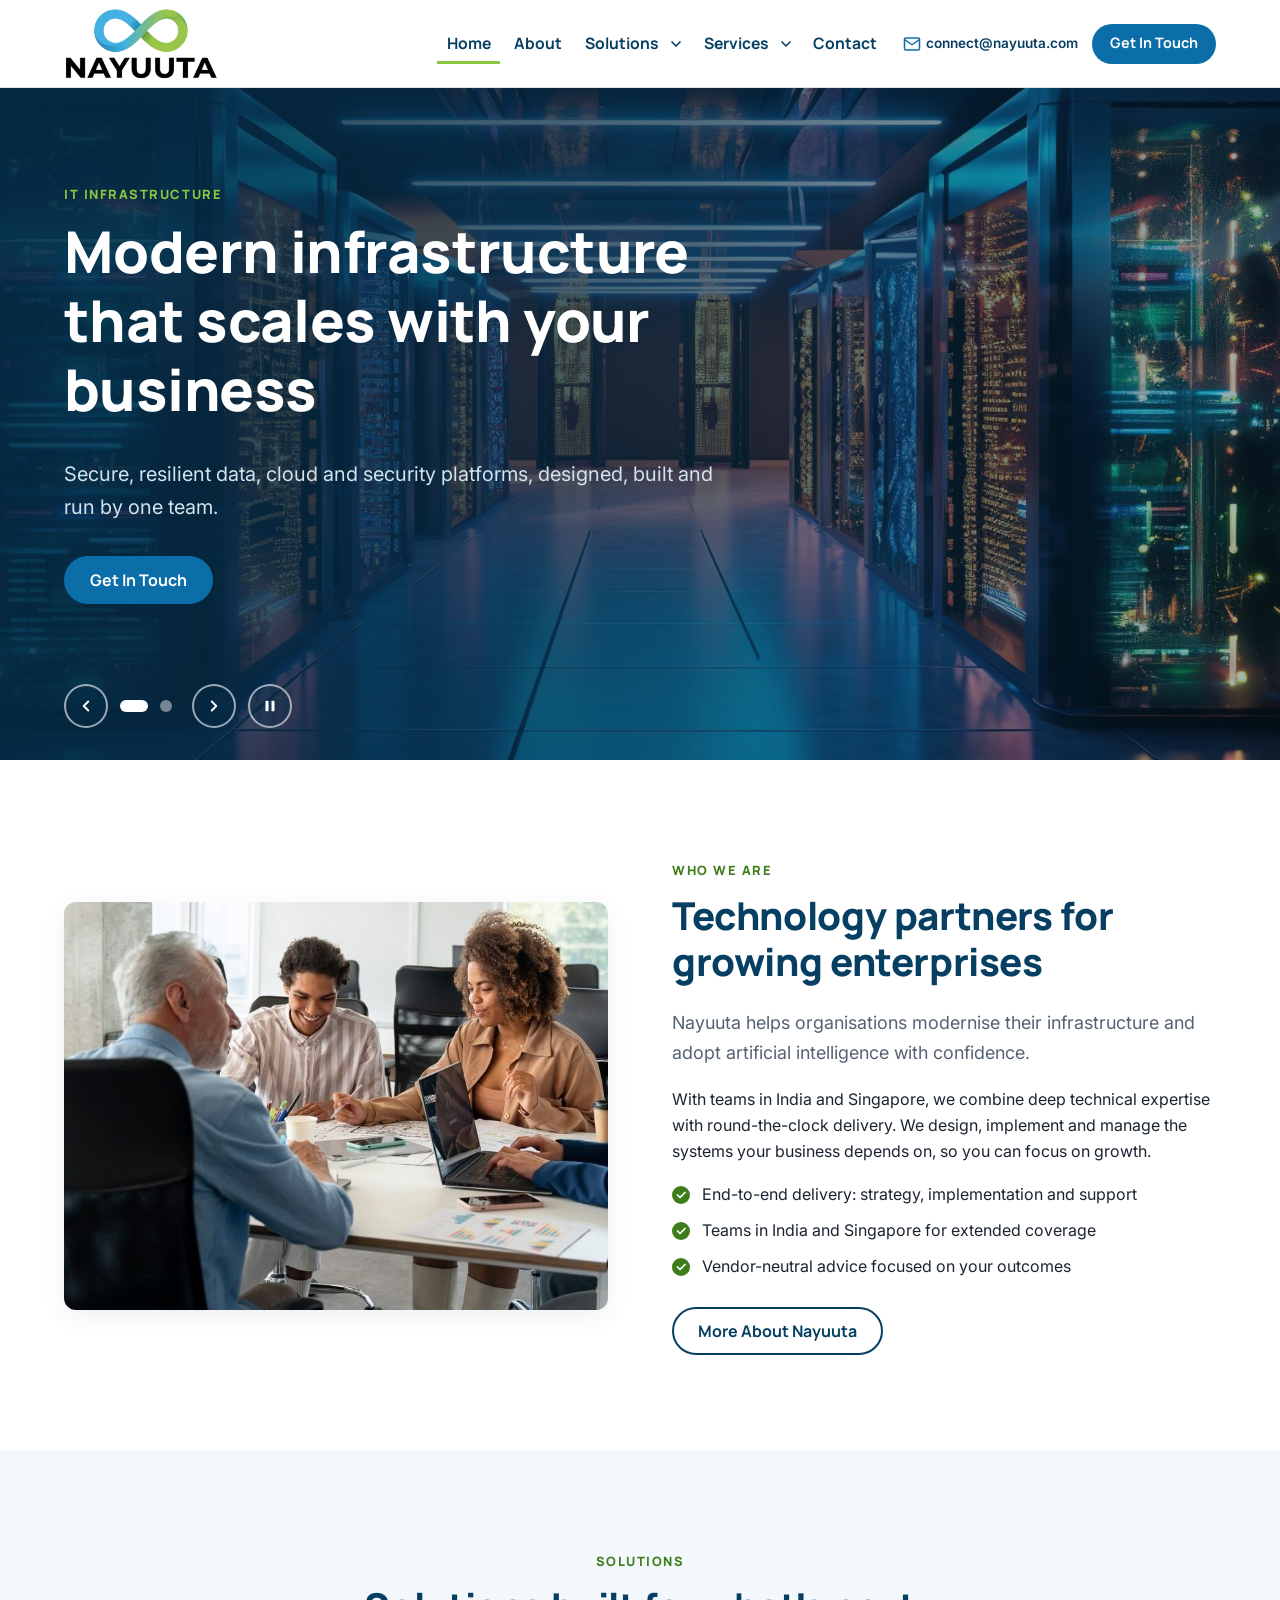
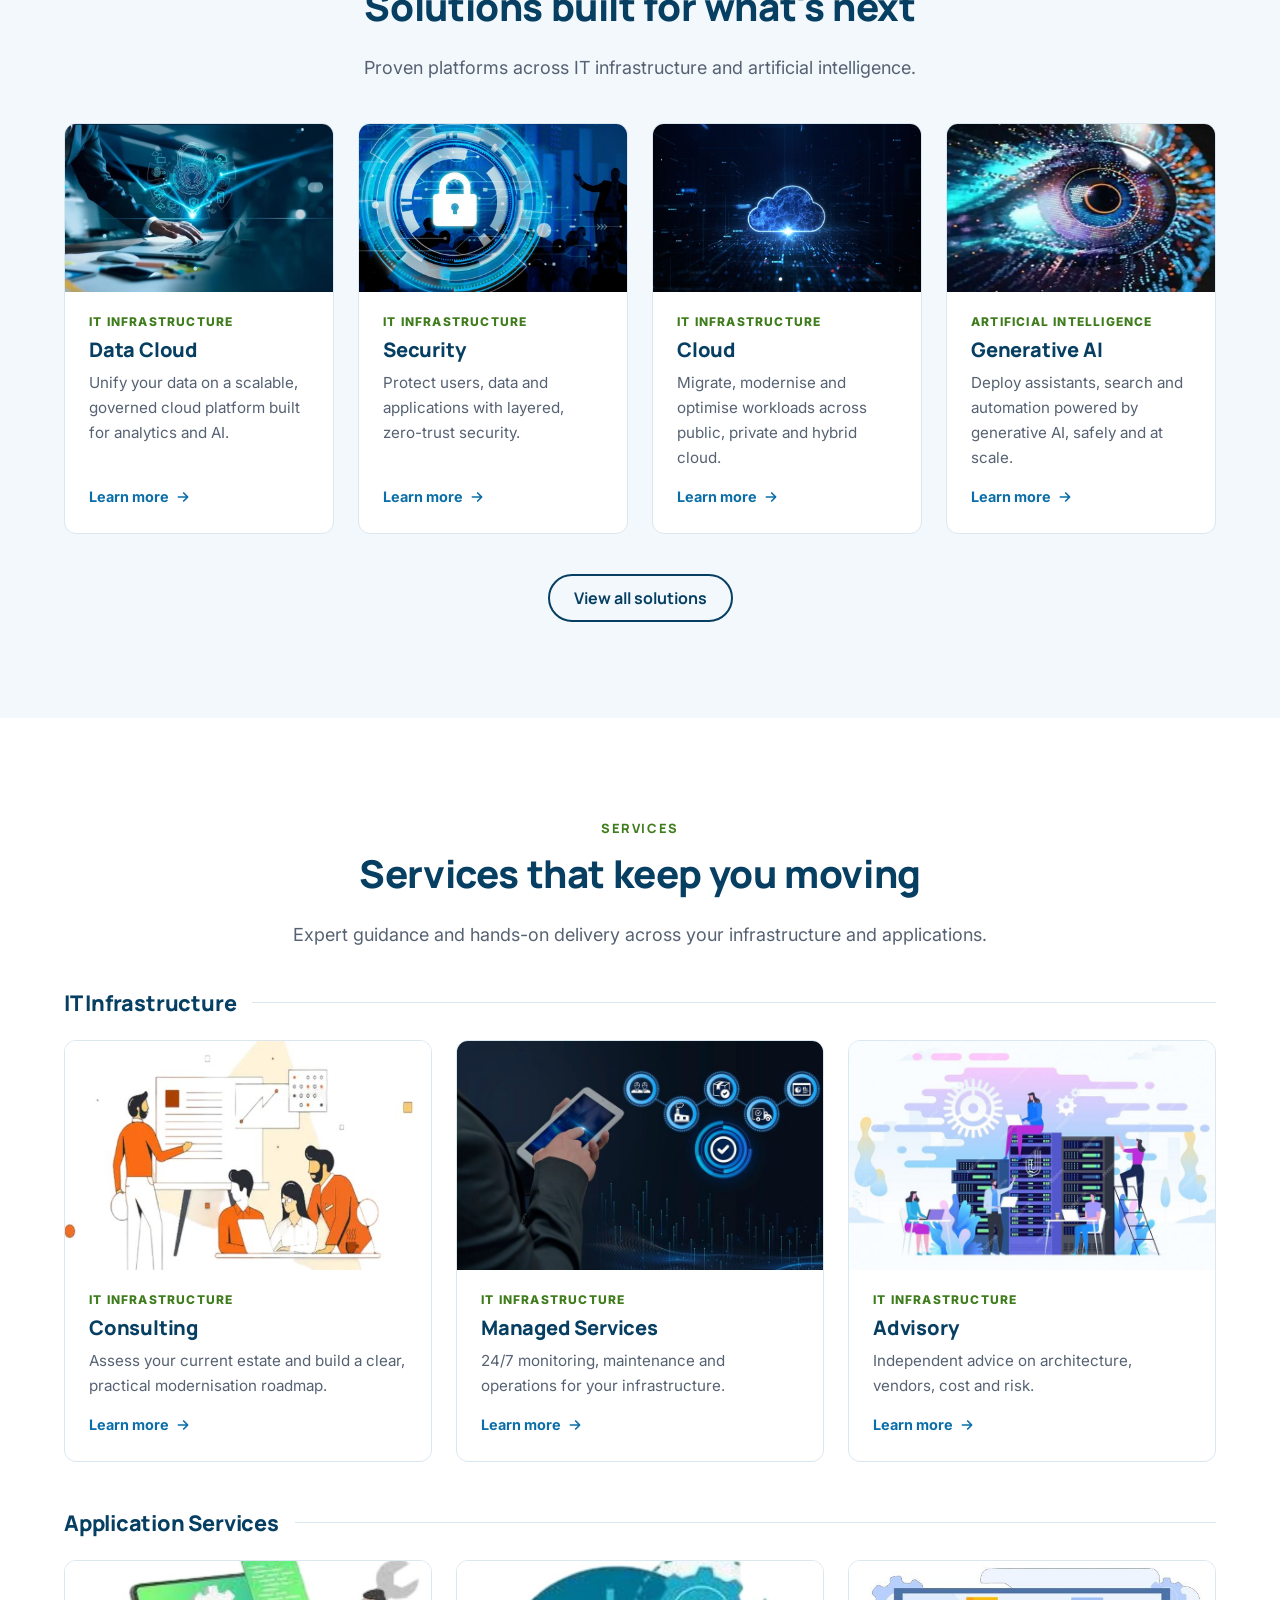
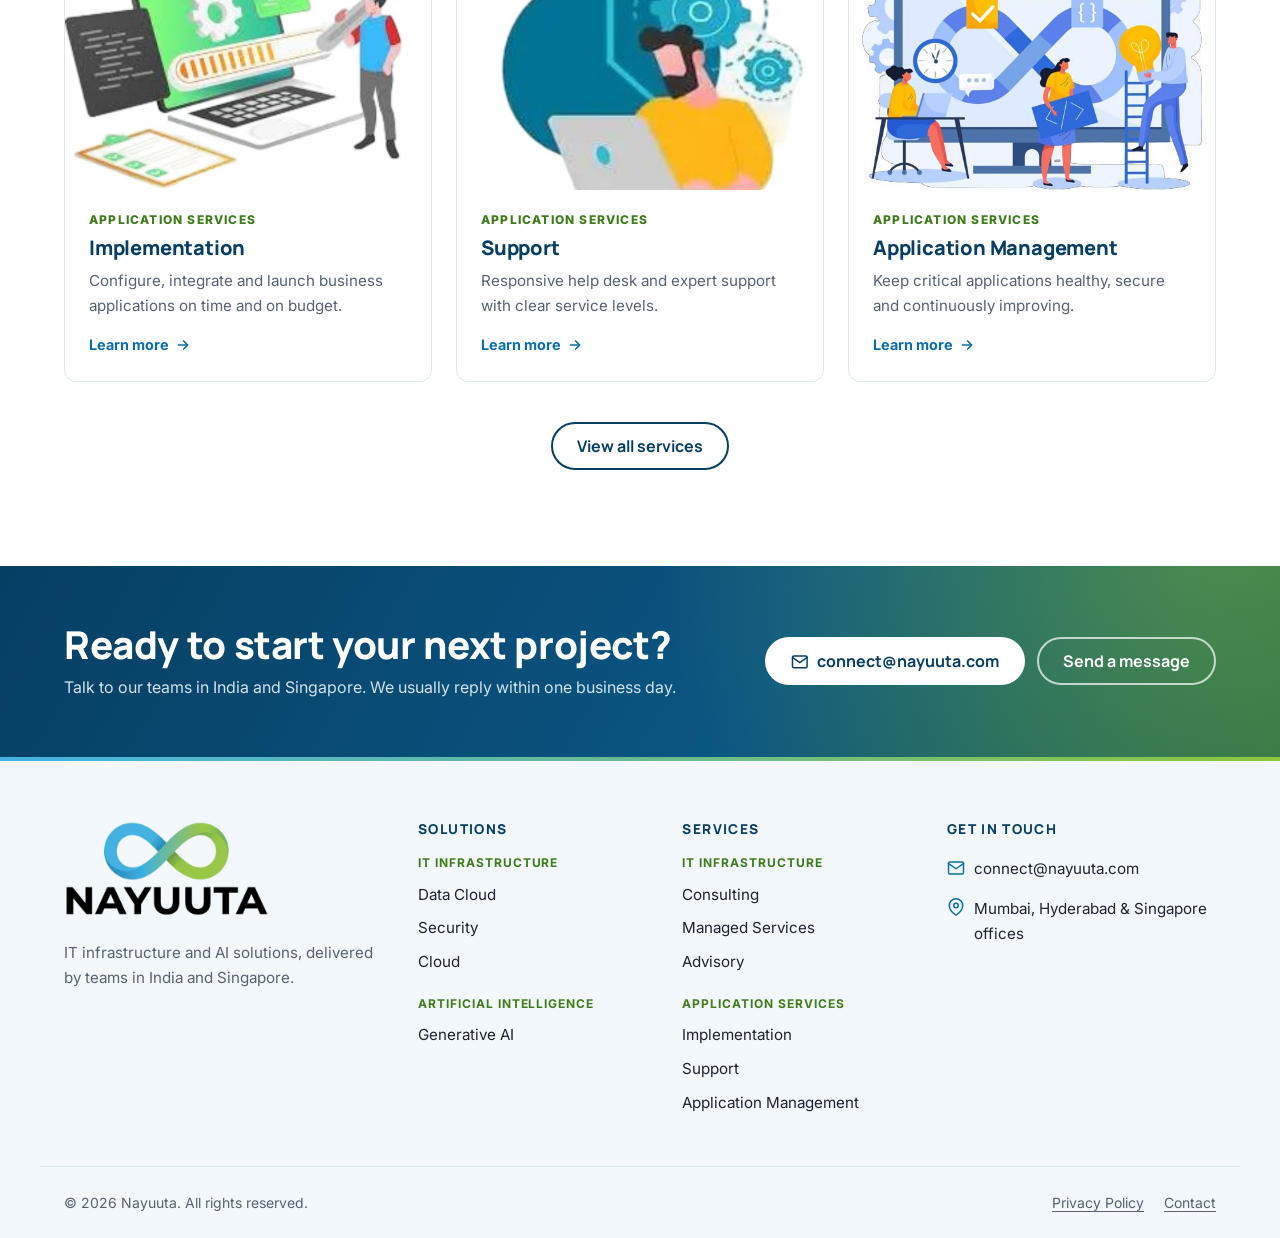
<file: index.html>
<!doctype html>
<html lang="en" class="no-js">
<head>
  <meta charset="utf-8">
  <meta name="viewport" content="width=device-width, initial-scale=1">
  <title>Nayuuta | IT Infrastructure &amp; AI Solutions</title>
  <meta name="description" content="Nayuuta delivers IT infrastructure and artificial intelligence solutions, plus consulting, managed and application services, from India and Singapore.">
  <link rel="canonical" href="https://www.nayuuta.com/">
  <meta property="og:type" content="website">
  <meta property="og:site_name" content="Nayuuta">
  <meta property="og:locale" content="en_US">
  <meta property="og:title" content="Nayuuta | IT Infrastructure &amp; AI Solutions">
  <meta property="og:description" content="IT infrastructure and AI solutions, plus consulting, managed and application services, from India and Singapore.">
  <meta property="og:url" content="https://www.nayuuta.com/">
  <meta property="og:image" content="https://www.nayuuta.com/assets/images/og-default.png">
  <meta property="og:image:width" content="1200">
  <meta property="og:image:height" content="630">
  <meta property="og:image:alt" content="Nayuuta: IT Infrastructure and AI">
  <meta name="twitter:card" content="summary_large_image">
  <meta name="theme-color" content="#ffffff">
  <link rel="icon" href="assets/images/favicon.png" type="image/png">
  <link rel="apple-touch-icon" href="assets/images/apple-touch-icon.png">
  <link rel="preconnect" href="https://fonts.googleapis.com">
  <link rel="preconnect" href="https://fonts.gstatic.com" crossorigin>
  <link rel="stylesheet" href="https://fonts.googleapis.com/css2?family=Inter:wght@400;600;700&amp;family=Manrope:wght@700;800&amp;display=swap">
  <link rel="stylesheet" href="assets/css/styles.css?v=778ec4e2">
  <script>document.documentElement.classList.replace("no-js", "js");</script>
  <script src="assets/js/main.js?v=a9760a10" defer></script>
  <script type="application/ld+json">
  {
    "@context": "https://schema.org",
    "@type": "Organization",
    "name": "Nayuuta",
    "url": "https://www.nayuuta.com/",
    "logo": "https://www.nayuuta.com/assets/images/logo.png",
    "address": [
      { "@type": "PostalAddress", "name": "Nayuuta Pte Ltd", "streetAddress": "250 North Bridge Road, #12-02 Raffles City Tower", "addressLocality": "Singapore", "postalCode": "179101", "addressCountry": "SG" },
      { "@type": "PostalAddress", "name": "Nayuuta Pvt Ltd", "streetAddress": "Vasudev Chambers, 4th Floor, B-Wing, Old Nagardas Road, Andheri East", "addressLocality": "Mumbai", "postalCode": "400069", "addressCountry": "IN" },
      { "@type": "PostalAddress", "streetAddress": "Ground Floor, Boss Towers, Street Number 2, near Anynews, Patrika Nagar, HITEC City", "addressLocality": "Hyderabad", "addressRegion": "Telangana", "postalCode": "500081", "addressCountry": "IN" }
    ],
    "contactPoint": [
      { "@type": "ContactPoint", "email": "connect@nayuuta.com", "contactType": "sales" }
    ]
  }
  </script>
</head>
<body data-page="home">
  <!-- PARTIAL:header -->
  <!-- Generated from partials/header.html. Edit that file, then run: python3 scripts/sync_partials.py -->
  <a class="skip-link" href="#main">Skip to main content</a>
  <header class="site-header" data-header>
    <div class="container header-inner">
      <!-- Logo: stacked version (name below the symbol) in original colours, on the white header. White-text versions for dark backgrounds: logo-light-stacked.png, logo-light.png -->
      <a class="logo" href="index.html">
        <img src="assets/images/logo-stacked.png" alt="Nayuuta home" width="512" height="240">
      </a>

      <button class="nav-toggle" type="button" aria-expanded="false" aria-controls="site-nav" data-nav-toggle>
        <span class="visually-hidden">Open menu</span>
        <span class="nav-toggle-bar" aria-hidden="true"></span>
        <span class="nav-toggle-bar" aria-hidden="true"></span>
        <span class="nav-toggle-bar" aria-hidden="true"></span>
      </button>

      <nav id="site-nav" class="site-nav" aria-label="Main">
        <ul class="nav-list">
          <li><a class="nav-link" data-nav="home" aria-current="page" href="index.html">Home</a></li>
          <li><a class="nav-link" data-nav="about" href="about.html">About</a></li>

          <li class="has-dropdown">
            <div class="nav-item-row">
              <a class="nav-link" data-nav="solutions" href="solutions.html">Solutions</a>
              <button class="dropdown-toggle" type="button" aria-expanded="false" aria-controls="dropdown-solutions">
                <span class="visually-hidden">Solutions submenu</span>
                <svg viewBox="0 0 24 24" fill="none" stroke="currentColor" stroke-width="2.5" stroke-linecap="round" stroke-linejoin="round" aria-hidden="true" focusable="false"><polyline points="6 9 12 15 18 9"/></svg>
              </button>
            </div>
            <div class="dropdown dropdown--wide" id="dropdown-solutions">
              <div class="dropdown-group">
                <p class="dropdown-heading"><a href="solutions.html#it-infrastructure">IT Infrastructure</a></p>
                <ul>
                  <li><a href="solutions.html#data-cloud">Data Cloud</a></li>
                  <li><a href="solutions.html#security">Security</a></li>
                  <li><a href="solutions.html#cloud">Cloud</a></li>
                </ul>
              </div>
              <div class="dropdown-group">
                <p class="dropdown-heading"><a href="solutions.html#artificial-intelligence">Artificial Intelligence</a></p>
                <ul>
                  <li><a href="solutions.html#generative-ai">Generative AI</a></li>
                </ul>
              </div>
            </div>
          </li>

          <li class="has-dropdown">
            <div class="nav-item-row">
              <a class="nav-link" data-nav="services" href="services.html">Services</a>
              <button class="dropdown-toggle" type="button" aria-expanded="false" aria-controls="dropdown-services">
                <span class="visually-hidden">Services submenu</span>
                <svg viewBox="0 0 24 24" fill="none" stroke="currentColor" stroke-width="2.5" stroke-linecap="round" stroke-linejoin="round" aria-hidden="true" focusable="false"><polyline points="6 9 12 15 18 9"/></svg>
              </button>
            </div>
            <div class="dropdown dropdown--wide" id="dropdown-services">
              <div class="dropdown-group">
                <p class="dropdown-heading"><a href="services.html#it-infrastructure-services">IT Infrastructure</a></p>
                <ul>
                  <li><a href="services.html#consulting">Consulting</a></li>
                  <li><a href="services.html#managed-services">Managed Services</a></li>
                  <li><a href="services.html#advisory">Advisory</a></li>
                </ul>
              </div>
              <div class="dropdown-group">
                <p class="dropdown-heading"><a href="services.html#application-services">Application Services</a></p>
                <ul>
                  <li><a href="services.html#implementation">Implementation</a></li>
                  <li><a href="services.html#support">Support</a></li>
                  <li><a href="services.html#application-management">Application Management</a></li>
                </ul>
              </div>
            </div>
          </li>

          <li><a class="nav-link" data-nav="contact" href="contact.html">Contact</a></li>
        </ul>

        <div class="header-contact">
          <a class="header-email" href="mailto:connect@nayuuta.com">
            <svg viewBox="0 0 24 24" fill="none" stroke="currentColor" stroke-width="2" stroke-linecap="round" stroke-linejoin="round" aria-hidden="true" focusable="false"><path d="M4 4h16c1.1 0 2 .9 2 2v12c0 1.1-.9 2-2 2H4c-1.1 0-2-.9-2-2V6c0-1.1.9-2 2-2z"/><polyline points="22,6 12,13 2,6"/></svg>
            <span><span class="visually-hidden">Email: </span>connect@nayuuta.com</span>
          </a>
          <a class="btn btn-primary btn-sm" href="contact.html">Get In Touch</a>
        </div>
      </nav>
    </div>
  </header>
  <!-- /PARTIAL:header -->

  <main id="main">
    <h1 class="visually-hidden">Nayuuta: IT infrastructure and AI solutions</h1>

    <!-- 1. Hero slider -->
    <section class="hero" data-slider data-interval="6000" aria-roledescription="carousel" aria-label="Highlights">
      <div class="hero-slides" id="hero-slides" aria-live="off">
        <div class="hero-slide is-active" role="group" aria-roledescription="slide" aria-label="1 of 2">
          <img src="assets/images/hero-infrastructure.jpg" alt="Rows of illuminated server racks in a modern data centre" width="1920" height="900" fetchpriority="high">
          <div class="container hero-content">
            <span class="eyebrow">IT Infrastructure</span>
            <h2>Modern infrastructure that scales with your business</h2>
            <p>Secure, resilient data, cloud and security platforms, designed, built and run by one team.</p>
            <a class="btn btn-primary" href="contact.html">Get In Touch</a>
          </div>
        </div>
        <div class="hero-slide" role="group" aria-roledescription="slide" aria-label="2 of 2">
          <img src="assets/images/hero-ai.jpg" alt="Digital human face formed from a glowing neural network" width="1920" height="900" loading="lazy">
          <div class="container hero-content">
            <span class="eyebrow">Artificial Intelligence</span>
            <h2>Put generative AI to work, responsibly</h2>
            <p>From first use case to production, we help you turn AI into measurable business results.</p>
            <a class="btn btn-primary" href="contact.html">Get In Touch</a>
          </div>
        </div>
      </div>

      <div class="container hero-controls" hidden>
        <button class="slider-btn" type="button" data-slider-prev aria-controls="hero-slides" aria-label="Previous slide">
          <svg viewBox="0 0 24 24" fill="none" stroke="currentColor" stroke-width="2.5" stroke-linecap="round" stroke-linejoin="round" aria-hidden="true" focusable="false"><path d="M15 18l-6-6 6-6"/></svg>
        </button>
        <ul class="slider-dots" aria-label="Choose slide"></ul>
        <button class="slider-btn" type="button" data-slider-next aria-controls="hero-slides" aria-label="Next slide">
          <svg viewBox="0 0 24 24" fill="none" stroke="currentColor" stroke-width="2.5" stroke-linecap="round" stroke-linejoin="round" aria-hidden="true" focusable="false"><path d="M9 18l6-6-6-6"/></svg>
        </button>
        <button class="slider-btn slider-pause" type="button" data-slider-pause aria-pressed="false" aria-label="Pause slideshow">
          <svg class="icon-pause" viewBox="0 0 24 24" fill="currentColor" aria-hidden="true" focusable="false"><rect x="6" y="5" width="4" height="14" rx="1"/><rect x="14" y="5" width="4" height="14" rx="1"/></svg>
          <svg class="icon-play" viewBox="0 0 24 24" fill="currentColor" aria-hidden="true" focusable="false"><path d="M8 5v14l11-7z"/></svg>
        </button>
      </div>
    </section>

    <!-- 2. Company overview -->
    <section class="section" aria-labelledby="overview-heading">
      <div class="container split">
        <div class="split-media">
          <img src="assets/images/company-overview.jpg" alt="Team members discussing a project around a meeting table" width="795" height="596" loading="lazy">
        </div>
        <div>
          <span class="eyebrow">Who we are</span>
          <h2 id="overview-heading">Technology partners for growing enterprises</h2>
          <p class="lead">Nayuuta helps organisations modernise their infrastructure and adopt artificial intelligence with confidence.</p>
          <p>With teams in India and Singapore, we combine deep technical expertise with round-the-clock delivery. We design, implement and manage the systems your business depends on, so you can focus on growth.</p>
          <ul class="checklist">
            <li>End-to-end delivery: strategy, implementation and support</li>
            <li>Teams in India and Singapore for extended coverage</li>
            <li>Vendor-neutral advice focused on your outcomes</li>
          </ul>
          <a class="btn btn-outline" href="about.html">More About Nayuuta</a>
        </div>
      </div>
    </section>

    <!-- 3. Solutions showcase -->
    <section class="section section--surface" aria-labelledby="solutions-heading">
      <div class="container">
        <div class="section-head section-head--center">
          <span class="eyebrow">Solutions</span>
          <h2 id="solutions-heading">Solutions built for what's next</h2>
          <p class="lead">Proven platforms across IT infrastructure and artificial intelligence.</p>
        </div>

        <ul class="card-grid card-grid--4">
          <li>
            <article class="card">
              <div class="card-media"><img src="assets/images/solution-data-cloud.jpg" alt="Hands on a laptop keyboard with a glowing data network overlay" width="800" height="500" loading="lazy"></div>
              <div class="card-body">
                <p class="card-label">IT Infrastructure</p>
                <h3 class="card-title"><a href="solutions.html#data-cloud">Data Cloud</a></h3>
                <p class="card-text">Unify your data on a scalable, governed cloud platform built for analytics and AI.</p>
                <span class="card-more" aria-hidden="true">Learn more <svg viewBox="0 0 24 24" fill="none" stroke="currentColor" stroke-width="2.5" stroke-linecap="round" stroke-linejoin="round" focusable="false"><path d="M5 12h14M13 6l6 6-6 6"/></svg></span>
              </div>
            </article>
          </li>
          <li>
            <article class="card">
              <div class="card-media"><img src="assets/images/solution-security.jpg" alt="Digital padlock symbol representing cybersecurity" width="800" height="500" loading="lazy"></div>
              <div class="card-body">
                <p class="card-label">IT Infrastructure</p>
                <h3 class="card-title"><a href="solutions.html#security">Security</a></h3>
                <p class="card-text">Protect users, data and applications with layered, zero-trust security.</p>
                <span class="card-more" aria-hidden="true">Learn more <svg viewBox="0 0 24 24" fill="none" stroke="currentColor" stroke-width="2.5" stroke-linecap="round" stroke-linejoin="round" focusable="false"><path d="M5 12h14M13 6l6 6-6 6"/></svg></span>
              </div>
            </article>
          </li>
          <li>
            <article class="card">
              <div class="card-media"><img src="assets/images/solution-cloud.jpg" alt="Glowing cloud icon over a digital circuit background" width="800" height="500" loading="lazy"></div>
              <div class="card-body">
                <p class="card-label">IT Infrastructure</p>
                <h3 class="card-title"><a href="solutions.html#cloud">Cloud</a></h3>
                <p class="card-text">Migrate, modernise and optimise workloads across public, private and hybrid cloud.</p>
                <span class="card-more" aria-hidden="true">Learn more <svg viewBox="0 0 24 24" fill="none" stroke="currentColor" stroke-width="2.5" stroke-linecap="round" stroke-linejoin="round" focusable="false"><path d="M5 12h14M13 6l6 6-6 6"/></svg></span>
              </div>
            </article>
          </li>
          <li>
            <article class="card">
              <div class="card-media"><img src="assets/images/solution-generative-ai.jpg" alt="Close-up of an eye made of colourful digital particles" width="800" height="500" loading="lazy"></div>
              <div class="card-body">
                <p class="card-label">Artificial Intelligence</p>
                <h3 class="card-title"><a href="solutions.html#generative-ai">Generative AI</a></h3>
                <p class="card-text">Deploy assistants, search and automation powered by generative AI, safely and at scale.</p>
                <span class="card-more" aria-hidden="true">Learn more <svg viewBox="0 0 24 24" fill="none" stroke="currentColor" stroke-width="2.5" stroke-linecap="round" stroke-linejoin="round" focusable="false"><path d="M5 12h14M13 6l6 6-6 6"/></svg></span>
              </div>
            </article>
          </li>
        </ul>
        <div class="section-cta"><a class="btn btn-outline" href="solutions.html">View all solutions</a></div>
      </div>
    </section>

    <!-- 4. Services showcase -->
    <section class="section" aria-labelledby="services-heading">
      <div class="container">
        <div class="section-head section-head--center">
          <span class="eyebrow">Services</span>
          <h2 id="services-heading">Services that keep you moving</h2>
          <p class="lead">Expert guidance and hands-on delivery across your infrastructure and applications.</p>
        </div>

        <h3 class="group-heading">IT Infrastructure</h3>
        <ul class="card-grid">
          <li>
            <article class="card">
              <div class="card-media"><img src="assets/images/service-consulting.jpg" alt="Illustration of a consultant presenting a plan to a team" width="587" height="367" loading="lazy"></div>
              <div class="card-body">
                <p class="card-label">IT Infrastructure</p>
                <h4 class="card-title"><a href="services.html#consulting">Consulting</a></h4>
                <p class="card-text">Assess your current estate and build a clear, practical modernisation roadmap.</p>
                <span class="card-more" aria-hidden="true">Learn more <svg viewBox="0 0 24 24" fill="none" stroke="currentColor" stroke-width="2.5" stroke-linecap="round" stroke-linejoin="round" focusable="false"><path d="M5 12h14M13 6l6 6-6 6"/></svg></span>
              </div>
            </article>
          </li>
          <li>
            <article class="card">
              <div class="card-media"><img src="assets/images/service-managed-services.jpg" alt="Person using a tablet with connected service icons" width="800" height="500" loading="lazy"></div>
              <div class="card-body">
                <p class="card-label">IT Infrastructure</p>
                <h4 class="card-title"><a href="services.html#managed-services">Managed Services</a></h4>
                <p class="card-text">24/7 monitoring, maintenance and operations for your infrastructure.</p>
                <span class="card-more" aria-hidden="true">Learn more <svg viewBox="0 0 24 24" fill="none" stroke="currentColor" stroke-width="2.5" stroke-linecap="round" stroke-linejoin="round" focusable="false"><path d="M5 12h14M13 6l6 6-6 6"/></svg></span>
              </div>
            </article>
          </li>
          <li>
            <article class="card">
              <div class="card-media"><img src="assets/images/service-advisory.jpg" alt="Illustration of a team working around server infrastructure" width="800" height="500" loading="lazy"></div>
              <div class="card-body">
                <p class="card-label">IT Infrastructure</p>
                <h4 class="card-title"><a href="services.html#advisory">Advisory</a></h4>
                <p class="card-text">Independent advice on architecture, vendors, cost and risk.</p>
                <span class="card-more" aria-hidden="true">Learn more <svg viewBox="0 0 24 24" fill="none" stroke="currentColor" stroke-width="2.5" stroke-linecap="round" stroke-linejoin="round" focusable="false"><path d="M5 12h14M13 6l6 6-6 6"/></svg></span>
              </div>
            </article>
          </li>
        </ul>

        <h3 class="group-heading">Application Services</h3>
        <ul class="card-grid">
          <li>
            <article class="card">
              <div class="card-media"><img src="assets/images/service-implementation.jpg" alt="Illustration of software being installed and configured" width="610" height="381" loading="lazy"></div>
              <div class="card-body">
                <p class="card-label">Application Services</p>
                <h4 class="card-title"><a href="services.html#implementation">Implementation</a></h4>
                <p class="card-text">Configure, integrate and launch business applications on time and on budget.</p>
                <span class="card-more" aria-hidden="true">Learn more <svg viewBox="0 0 24 24" fill="none" stroke="currentColor" stroke-width="2.5" stroke-linecap="round" stroke-linejoin="round" focusable="false"><path d="M5 12h14M13 6l6 6-6 6"/></svg></span>
              </div>
            </article>
          </li>
          <li>
            <article class="card">
              <div class="card-media"><img src="assets/images/service-support.jpg" alt="Illustration of a support engineer working on a laptop" width="571" height="357" loading="lazy"></div>
              <div class="card-body">
                <p class="card-label">Application Services</p>
                <h4 class="card-title"><a href="services.html#support">Support</a></h4>
                <p class="card-text">Responsive help desk and expert support with clear service levels.</p>
                <span class="card-more" aria-hidden="true">Learn more <svg viewBox="0 0 24 24" fill="none" stroke="currentColor" stroke-width="2.5" stroke-linecap="round" stroke-linejoin="round" focusable="false"><path d="M5 12h14M13 6l6 6-6 6"/></svg></span>
              </div>
            </article>
          </li>
          <li>
            <article class="card">
              <div class="card-media"><img src="assets/images/service-application-management.jpg" alt="Illustration of a team managing a continuous application lifecycle" width="574" height="359" loading="lazy"></div>
              <div class="card-body">
                <p class="card-label">Application Services</p>
                <h4 class="card-title"><a href="services.html#application-management">Application Management</a></h4>
                <p class="card-text">Keep critical applications healthy, secure and continuously improving.</p>
                <span class="card-more" aria-hidden="true">Learn more <svg viewBox="0 0 24 24" fill="none" stroke="currentColor" stroke-width="2.5" stroke-linecap="round" stroke-linejoin="round" focusable="false"><path d="M5 12h14M13 6l6 6-6 6"/></svg></span>
              </div>
            </article>
          </li>
        </ul>
        <div class="section-cta"><a class="btn btn-outline" href="services.html">View all services</a></div>
      </div>
    </section>

  </main>

  <!-- 6. Contact strip -->
  <!-- PARTIAL:cta -->
  <!-- Generated from partials/cta.html. Edit that file, then run: python3 scripts/sync_partials.py -->
  <section class="cta-strip" aria-labelledby="cta-heading">
    <div class="container cta-strip-inner">
      <div>
        <h2 id="cta-heading">Ready to start your next project?</h2>
        <p>Talk to our teams in India and Singapore. We usually reply within one business day.</p>
      </div>
      <div class="cta-actions">
        <a class="btn btn-light" href="mailto:connect@nayuuta.com">
          <svg viewBox="0 0 24 24" fill="none" stroke="currentColor" stroke-width="2" stroke-linecap="round" stroke-linejoin="round" aria-hidden="true" focusable="false"><path d="M4 4h16c1.1 0 2 .9 2 2v12c0 1.1-.9 2-2 2H4c-1.1 0-2-.9-2-2V6c0-1.1.9-2 2-2z"/><polyline points="22,6 12,13 2,6"/></svg>
          <span><span class="visually-hidden">Email: </span>connect@nayuuta.com</span>
        </a>
        <a class="btn btn-ghost-light" href="contact.html">Send a message</a>
      </div>
    </div>
  </section>
  <!-- /PARTIAL:cta -->

  <!-- 7. Footer -->
  <!-- PARTIAL:footer -->
  <!-- Generated from partials/footer.html. Edit that file, then run: python3 scripts/sync_partials.py -->
  <footer class="site-footer">
    <div class="container footer-grid">
      <div class="footer-brand">
        <a class="logo" href="index.html">
          <img src="assets/images/logo-stacked.png" alt="Nayuuta home" width="512" height="240" loading="lazy">
        </a>
        <p>IT infrastructure and AI solutions, delivered by teams in India and Singapore.</p>
      </div>

      <nav aria-labelledby="footer-solutions">
        <h2 class="footer-heading" id="footer-solutions">Solutions</h2>
        <p class="footer-subheading">IT Infrastructure</p>
        <ul class="footer-links">
          <li><a href="solutions.html#data-cloud">Data Cloud</a></li>
          <li><a href="solutions.html#security">Security</a></li>
          <li><a href="solutions.html#cloud">Cloud</a></li>
        </ul>
        <p class="footer-subheading">Artificial Intelligence</p>
        <ul class="footer-links">
          <li><a href="solutions.html#generative-ai">Generative AI</a></li>
        </ul>
      </nav>

      <nav aria-labelledby="footer-services">
        <h2 class="footer-heading" id="footer-services">Services</h2>
        <p class="footer-subheading">IT Infrastructure</p>
        <ul class="footer-links">
          <li><a href="services.html#consulting">Consulting</a></li>
          <li><a href="services.html#managed-services">Managed Services</a></li>
          <li><a href="services.html#advisory">Advisory</a></li>
        </ul>
        <p class="footer-subheading">Application Services</p>
        <ul class="footer-links">
          <li><a href="services.html#implementation">Implementation</a></li>
          <li><a href="services.html#support">Support</a></li>
          <li><a href="services.html#application-management">Application Management</a></li>
        </ul>
      </nav>

      <div>
        <h2 class="footer-heading">Get in touch</h2>
        <ul class="footer-contact">
          <li>
            <svg viewBox="0 0 24 24" fill="none" stroke="currentColor" stroke-width="2" stroke-linecap="round" stroke-linejoin="round" aria-hidden="true" focusable="false"><path d="M4 4h16c1.1 0 2 .9 2 2v12c0 1.1-.9 2-2 2H4c-1.1 0-2-.9-2-2V6c0-1.1.9-2 2-2z"/><polyline points="22,6 12,13 2,6"/></svg>
            <a href="mailto:connect@nayuuta.com"><span class="visually-hidden">Email: </span>connect@nayuuta.com</a>
          </li>
          <li>
            <svg viewBox="0 0 24 24" fill="none" stroke="currentColor" stroke-width="2" stroke-linecap="round" stroke-linejoin="round" aria-hidden="true" focusable="false"><path d="M21 10c0 7-9 13-9 13s-9-6-9-13a9 9 0 0 1 18 0z"/><circle cx="12" cy="10" r="3"/></svg>
            <a href="contact.html">Mumbai, Hyderabad &amp; Singapore offices</a>
          </li>
        </ul>
      </div>
    </div>

    <div class="container footer-bottom">
      <p>&copy; <span data-year>2026</span> Nayuuta. All rights reserved.</p>
      <ul>
        <li><a href="privacy.html">Privacy Policy</a></li>
        <li><a href="contact.html">Contact</a></li>
      </ul>
    </div>
  </footer>
  <!-- /PARTIAL:footer -->
</body>
</html>
</file>
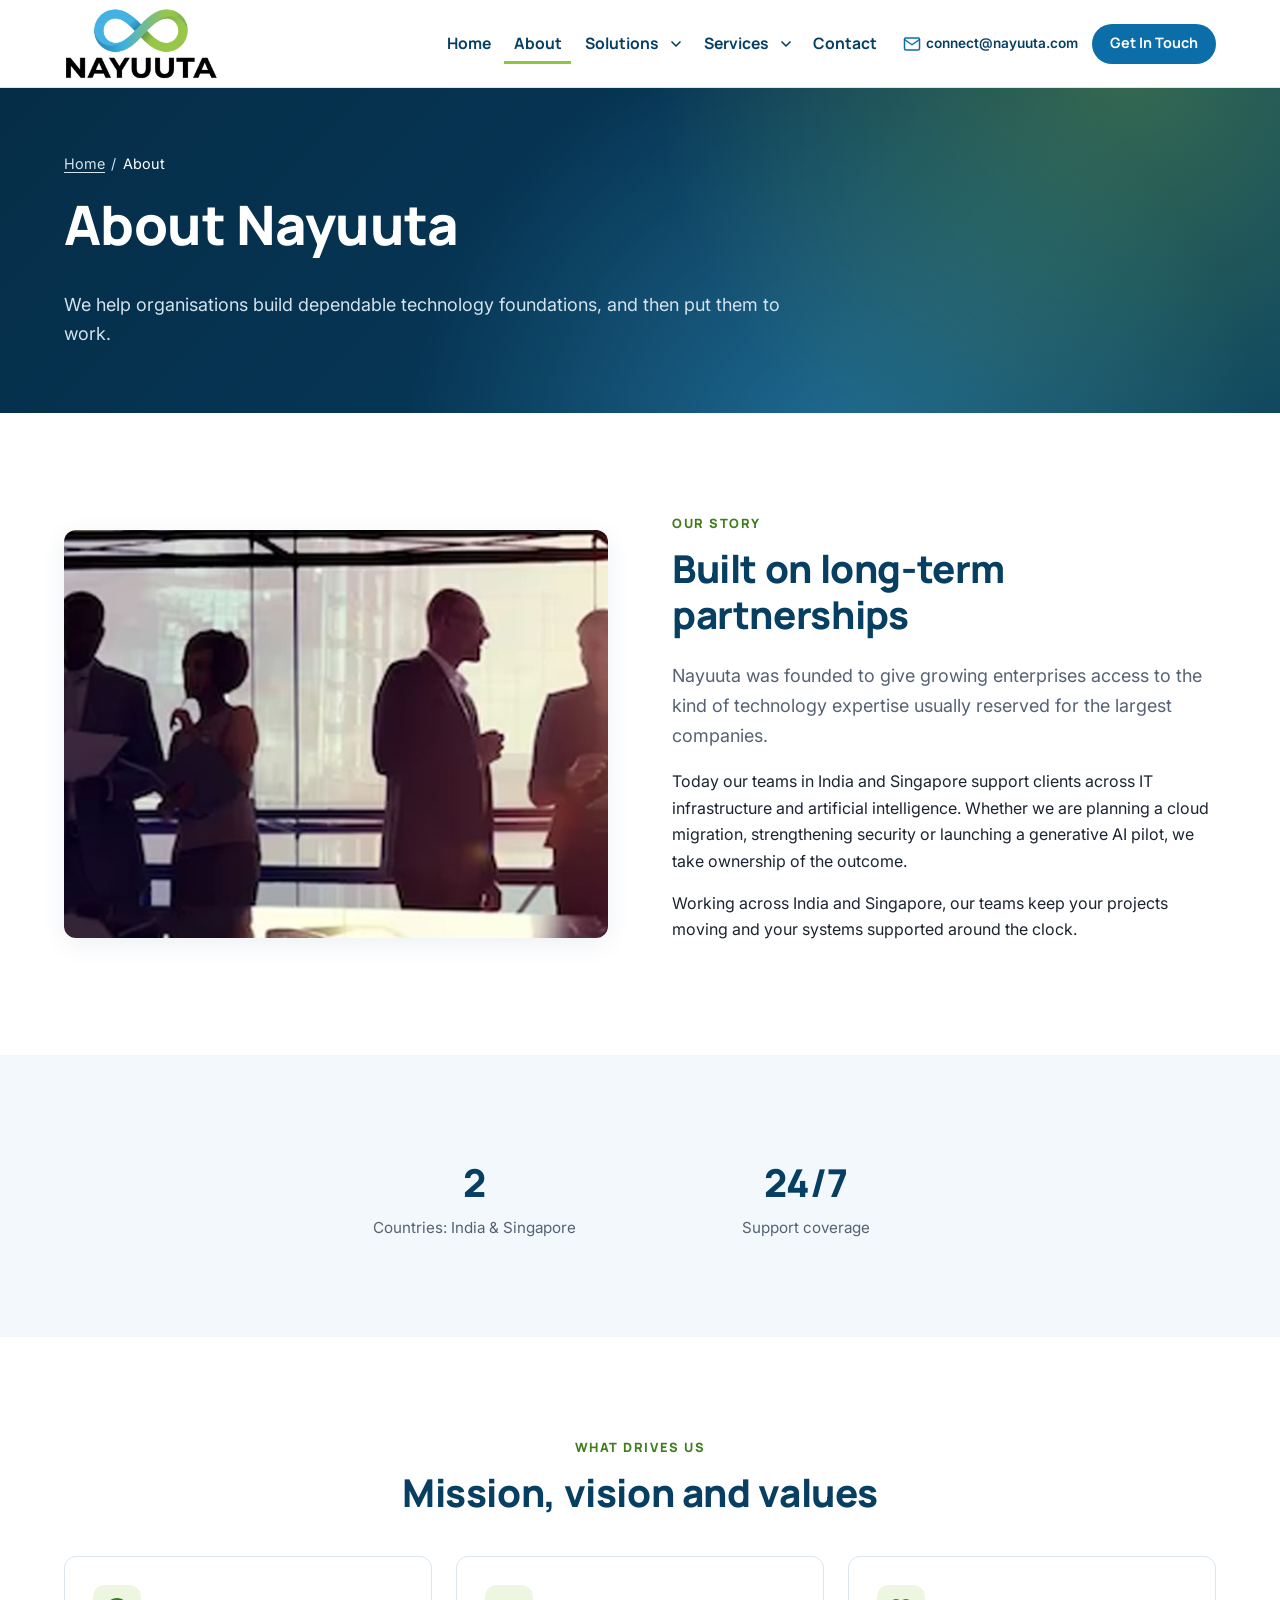
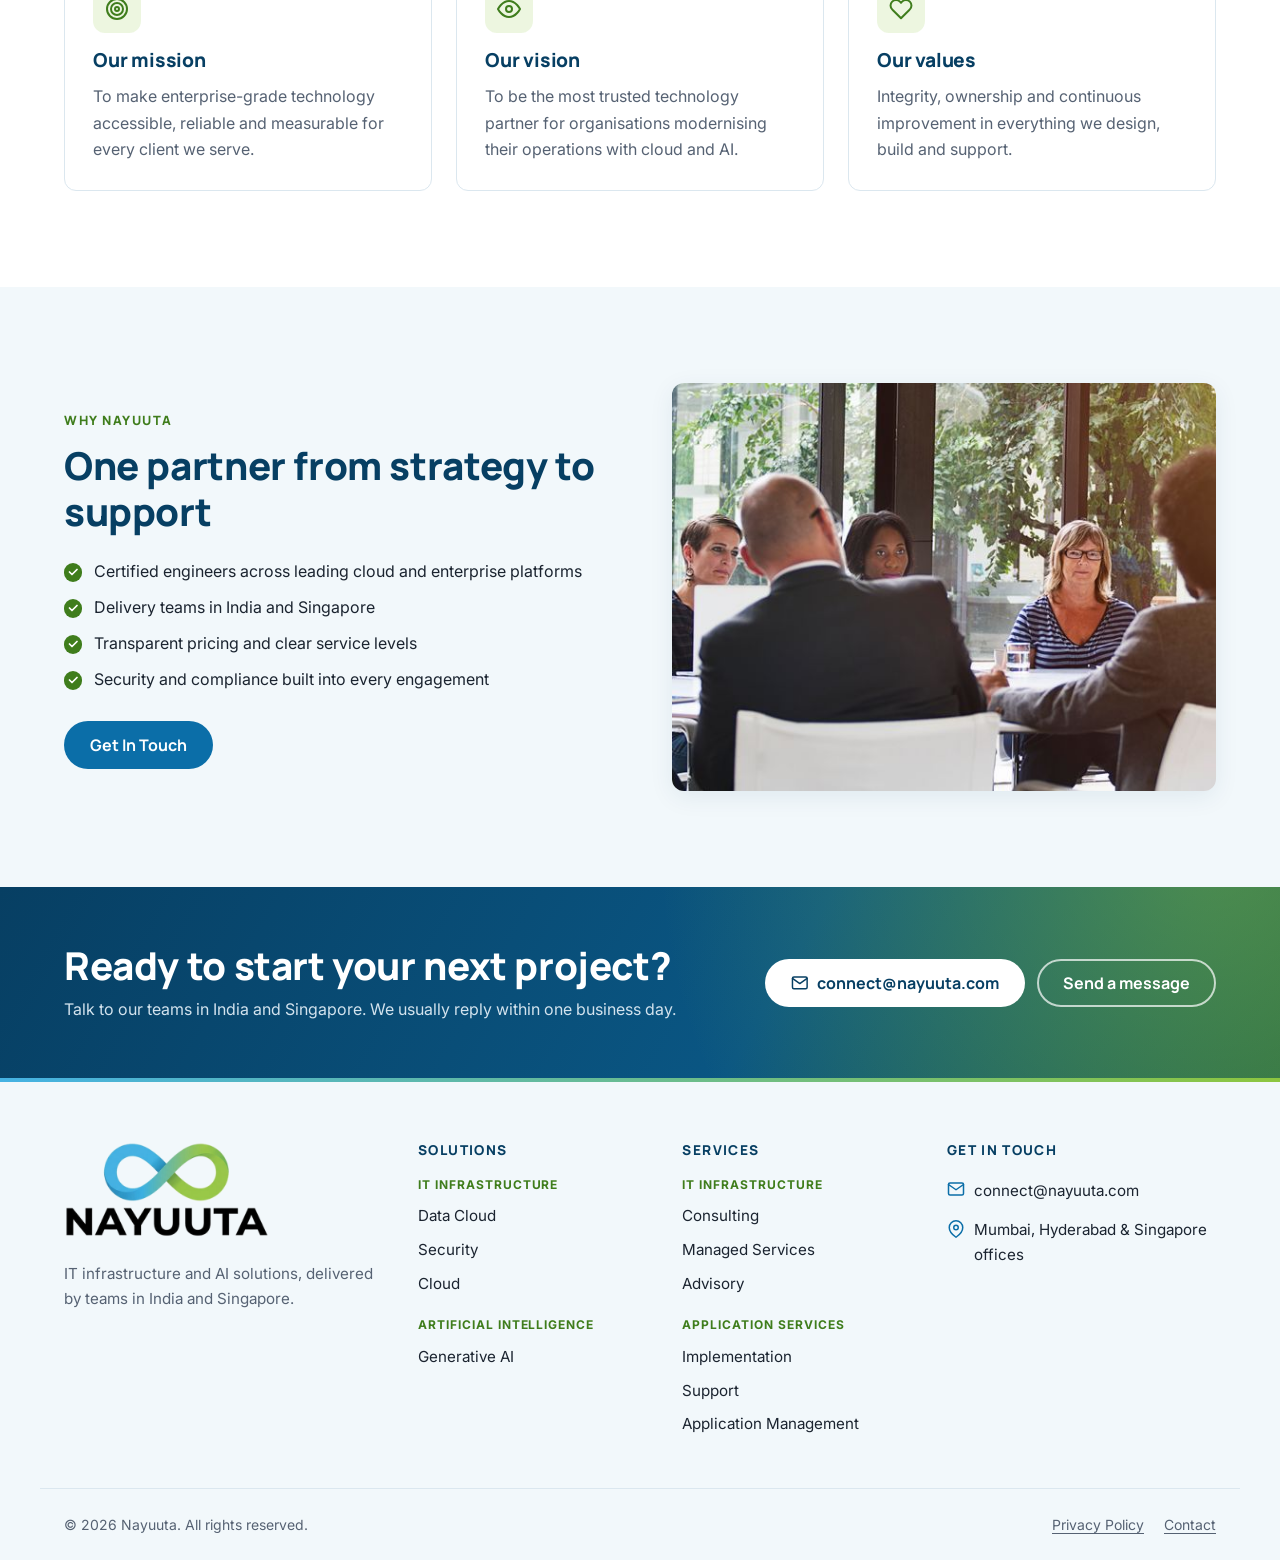
<file: about.html>
<!doctype html>
<html lang="en" class="no-js">
<head>
  <meta charset="utf-8">
  <meta name="viewport" content="width=device-width, initial-scale=1">
  <title>About Nayuuta | Our Story, Mission &amp; Team</title>
  <meta name="description" content="Learn about Nayuuta: our mission, our values and the teams in India and Singapore who deliver IT infrastructure and AI solutions.">
  <link rel="canonical" href="https://www.nayuuta.com/about.html">
  <meta property="og:type" content="website">
  <meta property="og:site_name" content="Nayuuta">
  <meta property="og:locale" content="en_US">
  <meta property="og:title" content="About Nayuuta | Our Story, Mission &amp; Team">
  <meta property="og:description" content="Our mission, our values and the teams in India and Singapore behind Nayuuta.">
  <meta property="og:url" content="https://www.nayuuta.com/about.html">
  <meta property="og:image" content="https://www.nayuuta.com/assets/images/og-default.png">
  <meta property="og:image:width" content="1200">
  <meta property="og:image:height" content="630">
  <meta property="og:image:alt" content="Nayuuta: IT Infrastructure and AI">
  <meta name="twitter:card" content="summary_large_image">
  <meta name="theme-color" content="#ffffff">
  <link rel="icon" href="assets/images/favicon.png" type="image/png">
  <link rel="apple-touch-icon" href="assets/images/apple-touch-icon.png">
  <link rel="preconnect" href="https://fonts.googleapis.com">
  <link rel="preconnect" href="https://fonts.gstatic.com" crossorigin>
  <link rel="stylesheet" href="https://fonts.googleapis.com/css2?family=Inter:wght@400;600;700&amp;family=Manrope:wght@700;800&amp;display=swap">
  <link rel="stylesheet" href="assets/css/styles.css?v=778ec4e2">
  <script>document.documentElement.classList.replace("no-js", "js");</script>
  <script src="assets/js/main.js?v=a9760a10" defer></script>
</head>
<body data-page="about">
  <!-- PARTIAL:header -->
  <!-- Generated from partials/header.html. Edit that file, then run: python3 scripts/sync_partials.py -->
  <a class="skip-link" href="#main">Skip to main content</a>
  <header class="site-header" data-header>
    <div class="container header-inner">
      <!-- Logo: stacked version (name below the symbol) in original colours, on the white header. White-text versions for dark backgrounds: logo-light-stacked.png, logo-light.png -->
      <a class="logo" href="index.html">
        <img src="assets/images/logo-stacked.png" alt="Nayuuta home" width="512" height="240">
      </a>

      <button class="nav-toggle" type="button" aria-expanded="false" aria-controls="site-nav" data-nav-toggle>
        <span class="visually-hidden">Open menu</span>
        <span class="nav-toggle-bar" aria-hidden="true"></span>
        <span class="nav-toggle-bar" aria-hidden="true"></span>
        <span class="nav-toggle-bar" aria-hidden="true"></span>
      </button>

      <nav id="site-nav" class="site-nav" aria-label="Main">
        <ul class="nav-list">
          <li><a class="nav-link" data-nav="home" href="index.html">Home</a></li>
          <li><a class="nav-link" data-nav="about" aria-current="page" href="about.html">About</a></li>

          <li class="has-dropdown">
            <div class="nav-item-row">
              <a class="nav-link" data-nav="solutions" href="solutions.html">Solutions</a>
              <button class="dropdown-toggle" type="button" aria-expanded="false" aria-controls="dropdown-solutions">
                <span class="visually-hidden">Solutions submenu</span>
                <svg viewBox="0 0 24 24" fill="none" stroke="currentColor" stroke-width="2.5" stroke-linecap="round" stroke-linejoin="round" aria-hidden="true" focusable="false"><polyline points="6 9 12 15 18 9"/></svg>
              </button>
            </div>
            <div class="dropdown dropdown--wide" id="dropdown-solutions">
              <div class="dropdown-group">
                <p class="dropdown-heading"><a href="solutions.html#it-infrastructure">IT Infrastructure</a></p>
                <ul>
                  <li><a href="solutions.html#data-cloud">Data Cloud</a></li>
                  <li><a href="solutions.html#security">Security</a></li>
                  <li><a href="solutions.html#cloud">Cloud</a></li>
                </ul>
              </div>
              <div class="dropdown-group">
                <p class="dropdown-heading"><a href="solutions.html#artificial-intelligence">Artificial Intelligence</a></p>
                <ul>
                  <li><a href="solutions.html#generative-ai">Generative AI</a></li>
                </ul>
              </div>
            </div>
          </li>

          <li class="has-dropdown">
            <div class="nav-item-row">
              <a class="nav-link" data-nav="services" href="services.html">Services</a>
              <button class="dropdown-toggle" type="button" aria-expanded="false" aria-controls="dropdown-services">
                <span class="visually-hidden">Services submenu</span>
                <svg viewBox="0 0 24 24" fill="none" stroke="currentColor" stroke-width="2.5" stroke-linecap="round" stroke-linejoin="round" aria-hidden="true" focusable="false"><polyline points="6 9 12 15 18 9"/></svg>
              </button>
            </div>
            <div class="dropdown dropdown--wide" id="dropdown-services">
              <div class="dropdown-group">
                <p class="dropdown-heading"><a href="services.html#it-infrastructure-services">IT Infrastructure</a></p>
                <ul>
                  <li><a href="services.html#consulting">Consulting</a></li>
                  <li><a href="services.html#managed-services">Managed Services</a></li>
                  <li><a href="services.html#advisory">Advisory</a></li>
                </ul>
              </div>
              <div class="dropdown-group">
                <p class="dropdown-heading"><a href="services.html#application-services">Application Services</a></p>
                <ul>
                  <li><a href="services.html#implementation">Implementation</a></li>
                  <li><a href="services.html#support">Support</a></li>
                  <li><a href="services.html#application-management">Application Management</a></li>
                </ul>
              </div>
            </div>
          </li>

          <li><a class="nav-link" data-nav="contact" href="contact.html">Contact</a></li>
        </ul>

        <div class="header-contact">
          <a class="header-email" href="mailto:connect@nayuuta.com">
            <svg viewBox="0 0 24 24" fill="none" stroke="currentColor" stroke-width="2" stroke-linecap="round" stroke-linejoin="round" aria-hidden="true" focusable="false"><path d="M4 4h16c1.1 0 2 .9 2 2v12c0 1.1-.9 2-2 2H4c-1.1 0-2-.9-2-2V6c0-1.1.9-2 2-2z"/><polyline points="22,6 12,13 2,6"/></svg>
            <span><span class="visually-hidden">Email: </span>connect@nayuuta.com</span>
          </a>
          <a class="btn btn-primary btn-sm" href="contact.html">Get In Touch</a>
        </div>
      </nav>
    </div>
  </header>
  <!-- /PARTIAL:header -->

  <main id="main">
    <section class="page-hero">
      <div class="container">
        <nav class="breadcrumb" aria-label="Breadcrumb">
          <ol><li><a href="index.html">Home</a></li><li><span aria-current="page">About</span></li></ol>
        </nav>
        <h1>About Nayuuta</h1>
        <p class="lead">We help organisations build dependable technology foundations, and then put them to work.</p>
      </div>
    </section>

    <section class="section" aria-labelledby="story-heading">
      <div class="container split">
        <div class="split-media">
          <img src="assets/images/about-story.jpg" alt="Silhouettes of colleagues talking in a bright office" width="573" height="430" loading="lazy">
        </div>
        <div>
          <span class="eyebrow">Our story</span>
          <h2 id="story-heading">Built on long-term partnerships</h2>
          <p class="lead">Nayuuta was founded to give growing enterprises access to the kind of technology expertise usually reserved for the largest companies.</p>
          <p>Today our teams in India and Singapore support clients across IT infrastructure and artificial intelligence. Whether we are planning a cloud migration, strengthening security or launching a generative AI pilot, we take ownership of the outcome.</p>
          <p>Working across India and Singapore, our teams keep your projects moving and your systems supported around the clock.</p>
        </div>
      </div>
    </section>

    <section class="section section--surface" aria-labelledby="stats-heading">
      <div class="container">
        <h2 id="stats-heading" class="visually-hidden">Nayuuta at a glance</h2>
        <ul class="stats">
          <li><span class="stat-value">2</span><span class="stat-label">Countries: India &amp; Singapore</span></li>
          <li><span class="stat-value">24/7</span><span class="stat-label">Support coverage</span></li>
        </ul>
      </div>
    </section>

    <section class="section" aria-labelledby="values-heading">
      <div class="container">
        <div class="section-head section-head--center">
          <span class="eyebrow">What drives us</span>
          <h2 id="values-heading">Mission, vision and values</h2>
        </div>
        <ul class="feature-grid">
          <li class="feature">
            <div class="feature-icon"><svg viewBox="0 0 24 24" fill="none" stroke="currentColor" stroke-width="2" stroke-linecap="round" stroke-linejoin="round" aria-hidden="true" focusable="false"><circle cx="12" cy="12" r="10"/><circle cx="12" cy="12" r="6"/><circle cx="12" cy="12" r="2"/></svg></div>
            <h3>Our mission</h3>
            <p>To make enterprise-grade technology accessible, reliable and measurable for every client we serve.</p>
          </li>
          <li class="feature">
            <div class="feature-icon"><svg viewBox="0 0 24 24" fill="none" stroke="currentColor" stroke-width="2" stroke-linecap="round" stroke-linejoin="round" aria-hidden="true" focusable="false"><path d="M1 12s4-8 11-8 11 8 11 8-4 8-11 8-11-8-11-8z"/><circle cx="12" cy="12" r="3"/></svg></div>
            <h3>Our vision</h3>
            <p>To be the most trusted technology partner for organisations modernising their operations with cloud and AI.</p>
          </li>
          <li class="feature">
            <div class="feature-icon"><svg viewBox="0 0 24 24" fill="none" stroke="currentColor" stroke-width="2" stroke-linecap="round" stroke-linejoin="round" aria-hidden="true" focusable="false"><path d="M20.84 4.61a5.5 5.5 0 0 0-7.78 0L12 5.67l-1.06-1.06a5.5 5.5 0 0 0-7.78 7.78l1.06 1.06L12 21.23l7.78-7.78 1.06-1.06a5.5 5.5 0 0 0 0-7.78z"/></svg></div>
            <h3>Our values</h3>
            <p>Integrity, ownership and continuous improvement in everything we design, build and support.</p>
          </li>
        </ul>
      </div>
    </section>

    <section class="section section--surface" aria-labelledby="why-heading">
      <div class="container split split--reverse">
        <div class="split-media">
          <img src="assets/images/about-team.jpg" alt="Colleagues in a business meeting" width="573" height="430" loading="lazy">
        </div>
        <div>
          <span class="eyebrow">Why Nayuuta</span>
          <h2 id="why-heading">One partner from strategy to support</h2>
          <ul class="checklist">
            <li>Certified engineers across leading cloud and enterprise platforms</li>
            <li>Delivery teams in India and Singapore</li>
            <li>Transparent pricing and clear service levels</li>
            <li>Security and compliance built into every engagement</li>
          </ul>
          <a class="btn btn-primary" href="contact.html">Get In Touch</a>
        </div>
      </div>
    </section>
  </main>

  <!-- PARTIAL:cta -->
  <!-- Generated from partials/cta.html. Edit that file, then run: python3 scripts/sync_partials.py -->
  <section class="cta-strip" aria-labelledby="cta-heading">
    <div class="container cta-strip-inner">
      <div>
        <h2 id="cta-heading">Ready to start your next project?</h2>
        <p>Talk to our teams in India and Singapore. We usually reply within one business day.</p>
      </div>
      <div class="cta-actions">
        <a class="btn btn-light" href="mailto:connect@nayuuta.com">
          <svg viewBox="0 0 24 24" fill="none" stroke="currentColor" stroke-width="2" stroke-linecap="round" stroke-linejoin="round" aria-hidden="true" focusable="false"><path d="M4 4h16c1.1 0 2 .9 2 2v12c0 1.1-.9 2-2 2H4c-1.1 0-2-.9-2-2V6c0-1.1.9-2 2-2z"/><polyline points="22,6 12,13 2,6"/></svg>
          <span><span class="visually-hidden">Email: </span>connect@nayuuta.com</span>
        </a>
        <a class="btn btn-ghost-light" href="contact.html">Send a message</a>
      </div>
    </div>
  </section>
  <!-- /PARTIAL:cta -->

  <!-- PARTIAL:footer -->
  <!-- Generated from partials/footer.html. Edit that file, then run: python3 scripts/sync_partials.py -->
  <footer class="site-footer">
    <div class="container footer-grid">
      <div class="footer-brand">
        <a class="logo" href="index.html">
          <img src="assets/images/logo-stacked.png" alt="Nayuuta home" width="512" height="240" loading="lazy">
        </a>
        <p>IT infrastructure and AI solutions, delivered by teams in India and Singapore.</p>
      </div>

      <nav aria-labelledby="footer-solutions">
        <h2 class="footer-heading" id="footer-solutions">Solutions</h2>
        <p class="footer-subheading">IT Infrastructure</p>
        <ul class="footer-links">
          <li><a href="solutions.html#data-cloud">Data Cloud</a></li>
          <li><a href="solutions.html#security">Security</a></li>
          <li><a href="solutions.html#cloud">Cloud</a></li>
        </ul>
        <p class="footer-subheading">Artificial Intelligence</p>
        <ul class="footer-links">
          <li><a href="solutions.html#generative-ai">Generative AI</a></li>
        </ul>
      </nav>

      <nav aria-labelledby="footer-services">
        <h2 class="footer-heading" id="footer-services">Services</h2>
        <p class="footer-subheading">IT Infrastructure</p>
        <ul class="footer-links">
          <li><a href="services.html#consulting">Consulting</a></li>
          <li><a href="services.html#managed-services">Managed Services</a></li>
          <li><a href="services.html#advisory">Advisory</a></li>
        </ul>
        <p class="footer-subheading">Application Services</p>
        <ul class="footer-links">
          <li><a href="services.html#implementation">Implementation</a></li>
          <li><a href="services.html#support">Support</a></li>
          <li><a href="services.html#application-management">Application Management</a></li>
        </ul>
      </nav>

      <div>
        <h2 class="footer-heading">Get in touch</h2>
        <ul class="footer-contact">
          <li>
            <svg viewBox="0 0 24 24" fill="none" stroke="currentColor" stroke-width="2" stroke-linecap="round" stroke-linejoin="round" aria-hidden="true" focusable="false"><path d="M4 4h16c1.1 0 2 .9 2 2v12c0 1.1-.9 2-2 2H4c-1.1 0-2-.9-2-2V6c0-1.1.9-2 2-2z"/><polyline points="22,6 12,13 2,6"/></svg>
            <a href="mailto:connect@nayuuta.com"><span class="visually-hidden">Email: </span>connect@nayuuta.com</a>
          </li>
          <li>
            <svg viewBox="0 0 24 24" fill="none" stroke="currentColor" stroke-width="2" stroke-linecap="round" stroke-linejoin="round" aria-hidden="true" focusable="false"><path d="M21 10c0 7-9 13-9 13s-9-6-9-13a9 9 0 0 1 18 0z"/><circle cx="12" cy="10" r="3"/></svg>
            <a href="contact.html">Mumbai, Hyderabad &amp; Singapore offices</a>
          </li>
        </ul>
      </div>
    </div>

    <div class="container footer-bottom">
      <p>&copy; <span data-year>2026</span> Nayuuta. All rights reserved.</p>
      <ul>
        <li><a href="privacy.html">Privacy Policy</a></li>
        <li><a href="contact.html">Contact</a></li>
      </ul>
    </div>
  </footer>
  <!-- /PARTIAL:footer -->
</body>
</html>
</file>
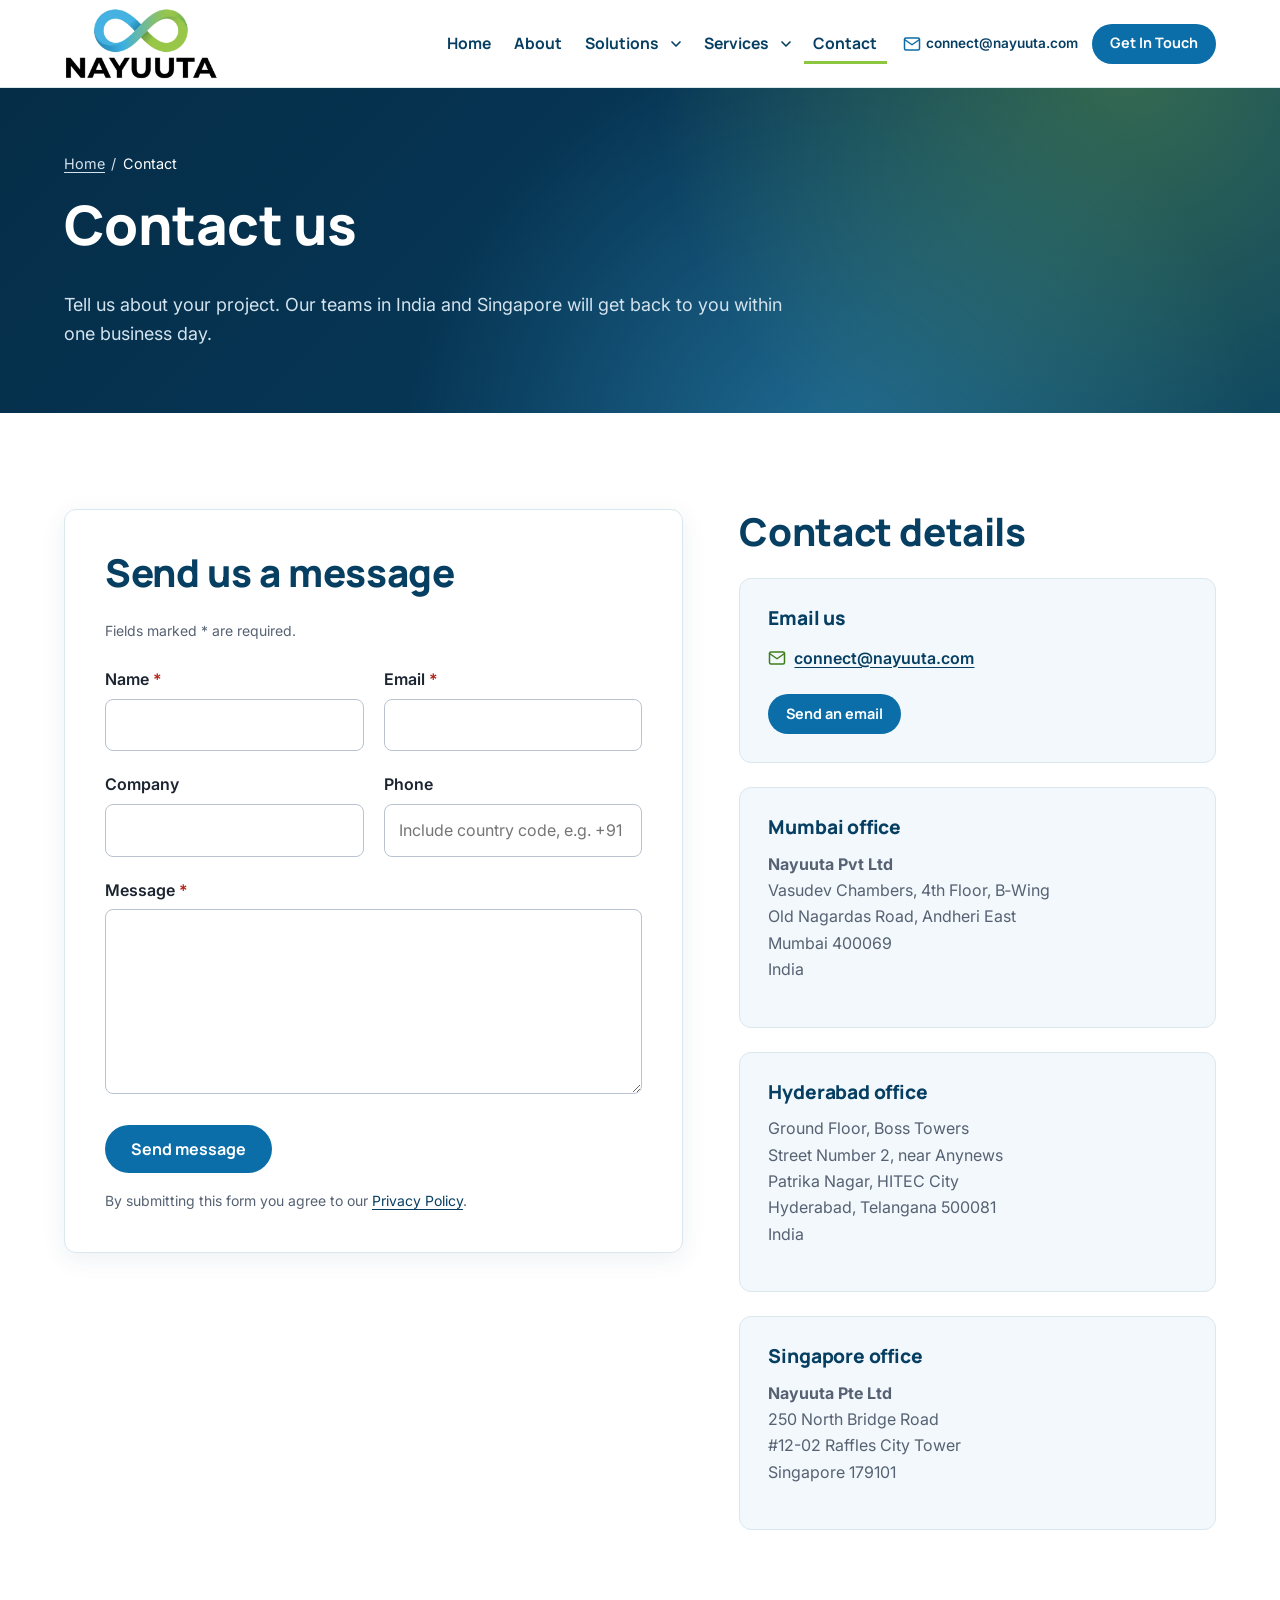
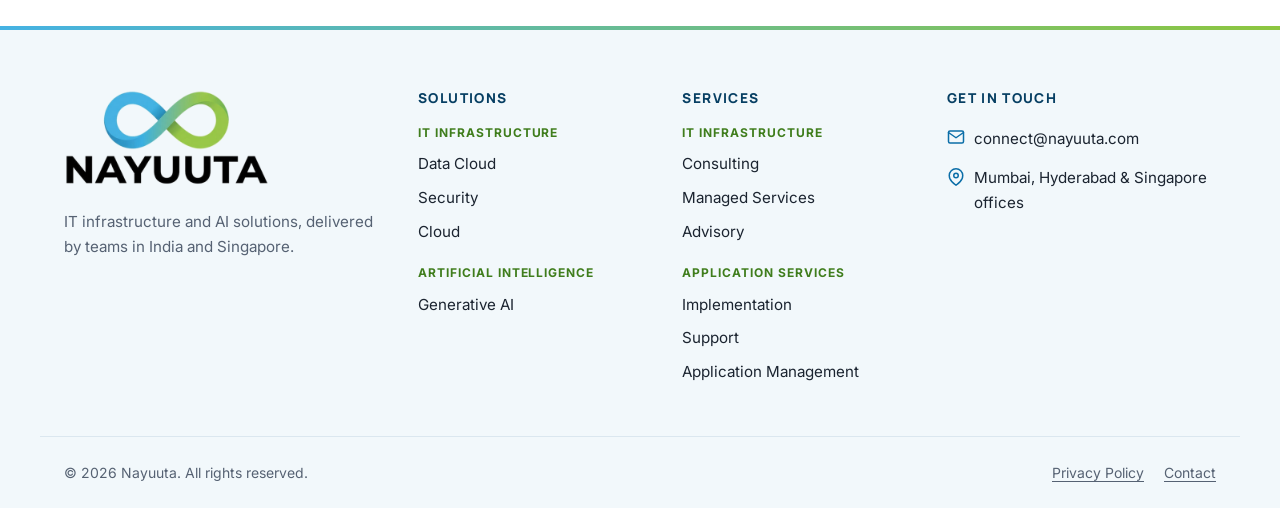
<file: contact.html>
<!doctype html>
<html lang="en" class="no-js">
<head>
  <meta charset="utf-8">
  <meta name="viewport" content="width=device-width, initial-scale=1">
  <title>Contact Nayuuta | Offices in India &amp; Singapore</title>
  <meta name="description" content="Contact Nayuuta in India and Singapore. Email connect@nayuuta.com or send an enquiry through our contact form.">
  <link rel="canonical" href="https://www.nayuuta.com/contact.html">
  <meta property="og:type" content="website">
  <meta property="og:site_name" content="Nayuuta">
  <meta property="og:locale" content="en_US">
  <meta property="og:title" content="Contact Nayuuta | Offices in India &amp; Singapore">
  <meta property="og:description" content="Email or message Nayuuta's teams in India and Singapore.">
  <meta property="og:url" content="https://www.nayuuta.com/contact.html">
  <meta property="og:image" content="https://www.nayuuta.com/assets/images/og-default.png">
  <meta property="og:image:width" content="1200">
  <meta property="og:image:height" content="630">
  <meta property="og:image:alt" content="Nayuuta: IT Infrastructure and AI">
  <meta name="twitter:card" content="summary_large_image">
  <meta name="theme-color" content="#ffffff">
  <link rel="icon" href="assets/images/favicon.png" type="image/png">
  <link rel="apple-touch-icon" href="assets/images/apple-touch-icon.png">
  <link rel="preconnect" href="https://fonts.googleapis.com">
  <link rel="preconnect" href="https://fonts.gstatic.com" crossorigin>
  <link rel="stylesheet" href="https://fonts.googleapis.com/css2?family=Inter:wght@400;600;700&amp;family=Manrope:wght@700;800&amp;display=swap">
  <link rel="stylesheet" href="assets/css/styles.css?v=778ec4e2">
  <script>document.documentElement.classList.replace("no-js", "js");</script>
  <script src="assets/js/main.js?v=a9760a10" defer></script>
</head>
<body data-page="contact">
  <!-- PARTIAL:header -->
  <!-- Generated from partials/header.html. Edit that file, then run: python3 scripts/sync_partials.py -->
  <a class="skip-link" href="#main">Skip to main content</a>
  <header class="site-header" data-header>
    <div class="container header-inner">
      <!-- Logo: stacked version (name below the symbol) in original colours, on the white header. White-text versions for dark backgrounds: logo-light-stacked.png, logo-light.png -->
      <a class="logo" href="index.html">
        <img src="assets/images/logo-stacked.png" alt="Nayuuta home" width="512" height="240">
      </a>

      <button class="nav-toggle" type="button" aria-expanded="false" aria-controls="site-nav" data-nav-toggle>
        <span class="visually-hidden">Open menu</span>
        <span class="nav-toggle-bar" aria-hidden="true"></span>
        <span class="nav-toggle-bar" aria-hidden="true"></span>
        <span class="nav-toggle-bar" aria-hidden="true"></span>
      </button>

      <nav id="site-nav" class="site-nav" aria-label="Main">
        <ul class="nav-list">
          <li><a class="nav-link" data-nav="home" href="index.html">Home</a></li>
          <li><a class="nav-link" data-nav="about" href="about.html">About</a></li>

          <li class="has-dropdown">
            <div class="nav-item-row">
              <a class="nav-link" data-nav="solutions" href="solutions.html">Solutions</a>
              <button class="dropdown-toggle" type="button" aria-expanded="false" aria-controls="dropdown-solutions">
                <span class="visually-hidden">Solutions submenu</span>
                <svg viewBox="0 0 24 24" fill="none" stroke="currentColor" stroke-width="2.5" stroke-linecap="round" stroke-linejoin="round" aria-hidden="true" focusable="false"><polyline points="6 9 12 15 18 9"/></svg>
              </button>
            </div>
            <div class="dropdown dropdown--wide" id="dropdown-solutions">
              <div class="dropdown-group">
                <p class="dropdown-heading"><a href="solutions.html#it-infrastructure">IT Infrastructure</a></p>
                <ul>
                  <li><a href="solutions.html#data-cloud">Data Cloud</a></li>
                  <li><a href="solutions.html#security">Security</a></li>
                  <li><a href="solutions.html#cloud">Cloud</a></li>
                </ul>
              </div>
              <div class="dropdown-group">
                <p class="dropdown-heading"><a href="solutions.html#artificial-intelligence">Artificial Intelligence</a></p>
                <ul>
                  <li><a href="solutions.html#generative-ai">Generative AI</a></li>
                </ul>
              </div>
            </div>
          </li>

          <li class="has-dropdown">
            <div class="nav-item-row">
              <a class="nav-link" data-nav="services" href="services.html">Services</a>
              <button class="dropdown-toggle" type="button" aria-expanded="false" aria-controls="dropdown-services">
                <span class="visually-hidden">Services submenu</span>
                <svg viewBox="0 0 24 24" fill="none" stroke="currentColor" stroke-width="2.5" stroke-linecap="round" stroke-linejoin="round" aria-hidden="true" focusable="false"><polyline points="6 9 12 15 18 9"/></svg>
              </button>
            </div>
            <div class="dropdown dropdown--wide" id="dropdown-services">
              <div class="dropdown-group">
                <p class="dropdown-heading"><a href="services.html#it-infrastructure-services">IT Infrastructure</a></p>
                <ul>
                  <li><a href="services.html#consulting">Consulting</a></li>
                  <li><a href="services.html#managed-services">Managed Services</a></li>
                  <li><a href="services.html#advisory">Advisory</a></li>
                </ul>
              </div>
              <div class="dropdown-group">
                <p class="dropdown-heading"><a href="services.html#application-services">Application Services</a></p>
                <ul>
                  <li><a href="services.html#implementation">Implementation</a></li>
                  <li><a href="services.html#support">Support</a></li>
                  <li><a href="services.html#application-management">Application Management</a></li>
                </ul>
              </div>
            </div>
          </li>

          <li><a class="nav-link" data-nav="contact" aria-current="page" href="contact.html">Contact</a></li>
        </ul>

        <div class="header-contact">
          <a class="header-email" href="mailto:connect@nayuuta.com">
            <svg viewBox="0 0 24 24" fill="none" stroke="currentColor" stroke-width="2" stroke-linecap="round" stroke-linejoin="round" aria-hidden="true" focusable="false"><path d="M4 4h16c1.1 0 2 .9 2 2v12c0 1.1-.9 2-2 2H4c-1.1 0-2-.9-2-2V6c0-1.1.9-2 2-2z"/><polyline points="22,6 12,13 2,6"/></svg>
            <span><span class="visually-hidden">Email: </span>connect@nayuuta.com</span>
          </a>
          <a class="btn btn-primary btn-sm" href="contact.html">Get In Touch</a>
        </div>
      </nav>
    </div>
  </header>
  <!-- /PARTIAL:header -->

  <main id="main">
    <section class="page-hero">
      <div class="container">
        <nav class="breadcrumb" aria-label="Breadcrumb">
          <ol><li><a href="index.html">Home</a></li><li><span aria-current="page">Contact</span></li></ol>
        </nav>
        <h1>Contact us</h1>
        <p class="lead">Tell us about your project. Our teams in India and Singapore will get back to you within one business day.</p>
      </div>
    </section>

    <section class="section" aria-label="Contact form and office details">
      <div class="container contact-layout">
        <div class="form-card">
          <h2>Send us a message</h2>
          <p class="form-hint" id="form-required-hint" style="margin:0 0 1.5rem">Fields marked <span class="req" aria-hidden="true">*</span> are required.</p>

          <!-- TODO: connect a form service. See submitForm() in assets/js/main.js. The action attribute is a fallback for when JavaScript is off. -->
          <form class="contact-form" data-contact-form action="#" method="post" novalidate aria-describedby="form-required-hint">
            <div class="form-grid">
              <div class="form-field">
                <label for="cf-name">Name <span class="req" aria-hidden="true">*</span></label>
                <input id="cf-name" name="name" type="text" autocomplete="name" required aria-required="true" aria-describedby="cf-name-error">
                <p class="field-error" id="cf-name-error"></p>
              </div>
              <div class="form-field">
                <label for="cf-email">Email <span class="req" aria-hidden="true">*</span></label>
                <input id="cf-email" name="email" type="email" autocomplete="email" inputmode="email" required aria-required="true" aria-describedby="cf-email-error">
                <p class="field-error" id="cf-email-error"></p>
              </div>
              <div class="form-field">
                <label for="cf-company">Company</label>
                <input id="cf-company" name="company" type="text" autocomplete="organization">
              </div>
              <div class="form-field">
                <label for="cf-phone">Phone</label>
                <input id="cf-phone" name="phone" type="tel" autocomplete="tel" inputmode="tel" placeholder="Include country code, e.g. +91" aria-describedby="cf-phone-error">
                <p class="field-error" id="cf-phone-error"></p>
              </div>
              <div class="form-field form-field--full">
                <label for="cf-message">Message <span class="req" aria-hidden="true">*</span></label>
                <textarea id="cf-message" name="message" rows="6" required aria-required="true" aria-describedby="cf-message-error"></textarea>
                <p class="field-error" id="cf-message-error"></p>
              </div>
              <!-- Honeypot field for spam bots; hidden from people and screen readers -->
              <div class="visually-hidden" aria-hidden="true">
                <label for="cf-website">Leave this field empty</label>
                <input id="cf-website" name="website" type="text" tabindex="-1" autocomplete="off">
              </div>
            </div>
            <div class="form-actions">
              <button class="btn btn-primary" type="submit">Send message</button>
            </div>
            <p class="form-hint">By submitting this form you agree to our <a href="privacy.html">Privacy Policy</a>.</p>
            <div class="form-status" role="status" aria-live="polite" tabindex="-1"></div>
          </form>
        </div>

        <div>
          <h2>Contact details</h2>
          <ul class="office-list">
            <li class="office">
              <h3>Email us</h3>
              <ul class="office-links">
                <li><a href="mailto:connect@nayuuta.com"><svg viewBox="0 0 24 24" fill="none" stroke="currentColor" stroke-width="2" stroke-linecap="round" stroke-linejoin="round" aria-hidden="true" focusable="false"><path d="M4 4h16c1.1 0 2 .9 2 2v12c0 1.1-.9 2-2 2H4c-1.1 0-2-.9-2-2V6c0-1.1.9-2 2-2z"/><polyline points="22,6 12,13 2,6"/></svg>connect@nayuuta.com</a></li>
              </ul>
              <div class="office-actions">
                <a class="btn btn-primary btn-sm" href="mailto:connect@nayuuta.com">Send an email</a>
              </div>
            </li>
            <li class="office">
              <h3>Mumbai office</h3>
              <address>
                <strong>Nayuuta Pvt Ltd</strong><br>
                Vasudev Chambers, 4th Floor, B&#8209;Wing<br>
                Old Nagardas Road, Andheri East<br>
                Mumbai 400069<br>
                India
              </address>
            </li>
            <li class="office">
              <h3>Hyderabad office</h3>
              <address>
                Ground Floor, Boss Towers<br>
                Street Number 2, near Anynews<br>
                Patrika Nagar, HITEC City<br>
                Hyderabad, Telangana 500081<br>
                India
              </address>
            </li>
            <li class="office">
              <h3>Singapore office</h3>
              <address>
                <strong>Nayuuta Pte Ltd</strong><br>
                250 North Bridge Road<br>
                #12-02 Raffles City Tower<br>
                Singapore 179101
              </address>
            </li>
          </ul>
        </div>
      </div>
    </section>
  </main>

  <!-- PARTIAL:footer -->
  <!-- Generated from partials/footer.html. Edit that file, then run: python3 scripts/sync_partials.py -->
  <footer class="site-footer">
    <div class="container footer-grid">
      <div class="footer-brand">
        <a class="logo" href="index.html">
          <img src="assets/images/logo-stacked.png" alt="Nayuuta home" width="512" height="240" loading="lazy">
        </a>
        <p>IT infrastructure and AI solutions, delivered by teams in India and Singapore.</p>
      </div>

      <nav aria-labelledby="footer-solutions">
        <h2 class="footer-heading" id="footer-solutions">Solutions</h2>
        <p class="footer-subheading">IT Infrastructure</p>
        <ul class="footer-links">
          <li><a href="solutions.html#data-cloud">Data Cloud</a></li>
          <li><a href="solutions.html#security">Security</a></li>
          <li><a href="solutions.html#cloud">Cloud</a></li>
        </ul>
        <p class="footer-subheading">Artificial Intelligence</p>
        <ul class="footer-links">
          <li><a href="solutions.html#generative-ai">Generative AI</a></li>
        </ul>
      </nav>

      <nav aria-labelledby="footer-services">
        <h2 class="footer-heading" id="footer-services">Services</h2>
        <p class="footer-subheading">IT Infrastructure</p>
        <ul class="footer-links">
          <li><a href="services.html#consulting">Consulting</a></li>
          <li><a href="services.html#managed-services">Managed Services</a></li>
          <li><a href="services.html#advisory">Advisory</a></li>
        </ul>
        <p class="footer-subheading">Application Services</p>
        <ul class="footer-links">
          <li><a href="services.html#implementation">Implementation</a></li>
          <li><a href="services.html#support">Support</a></li>
          <li><a href="services.html#application-management">Application Management</a></li>
        </ul>
      </nav>

      <div>
        <h2 class="footer-heading">Get in touch</h2>
        <ul class="footer-contact">
          <li>
            <svg viewBox="0 0 24 24" fill="none" stroke="currentColor" stroke-width="2" stroke-linecap="round" stroke-linejoin="round" aria-hidden="true" focusable="false"><path d="M4 4h16c1.1 0 2 .9 2 2v12c0 1.1-.9 2-2 2H4c-1.1 0-2-.9-2-2V6c0-1.1.9-2 2-2z"/><polyline points="22,6 12,13 2,6"/></svg>
            <a href="mailto:connect@nayuuta.com"><span class="visually-hidden">Email: </span>connect@nayuuta.com</a>
          </li>
          <li>
            <svg viewBox="0 0 24 24" fill="none" stroke="currentColor" stroke-width="2" stroke-linecap="round" stroke-linejoin="round" aria-hidden="true" focusable="false"><path d="M21 10c0 7-9 13-9 13s-9-6-9-13a9 9 0 0 1 18 0z"/><circle cx="12" cy="10" r="3"/></svg>
            <a href="contact.html">Mumbai, Hyderabad &amp; Singapore offices</a>
          </li>
        </ul>
      </div>
    </div>

    <div class="container footer-bottom">
      <p>&copy; <span data-year>2026</span> Nayuuta. All rights reserved.</p>
      <ul>
        <li><a href="privacy.html">Privacy Policy</a></li>
        <li><a href="contact.html">Contact</a></li>
      </ul>
    </div>
  </footer>
  <!-- /PARTIAL:footer -->
</body>
</html>
</file>
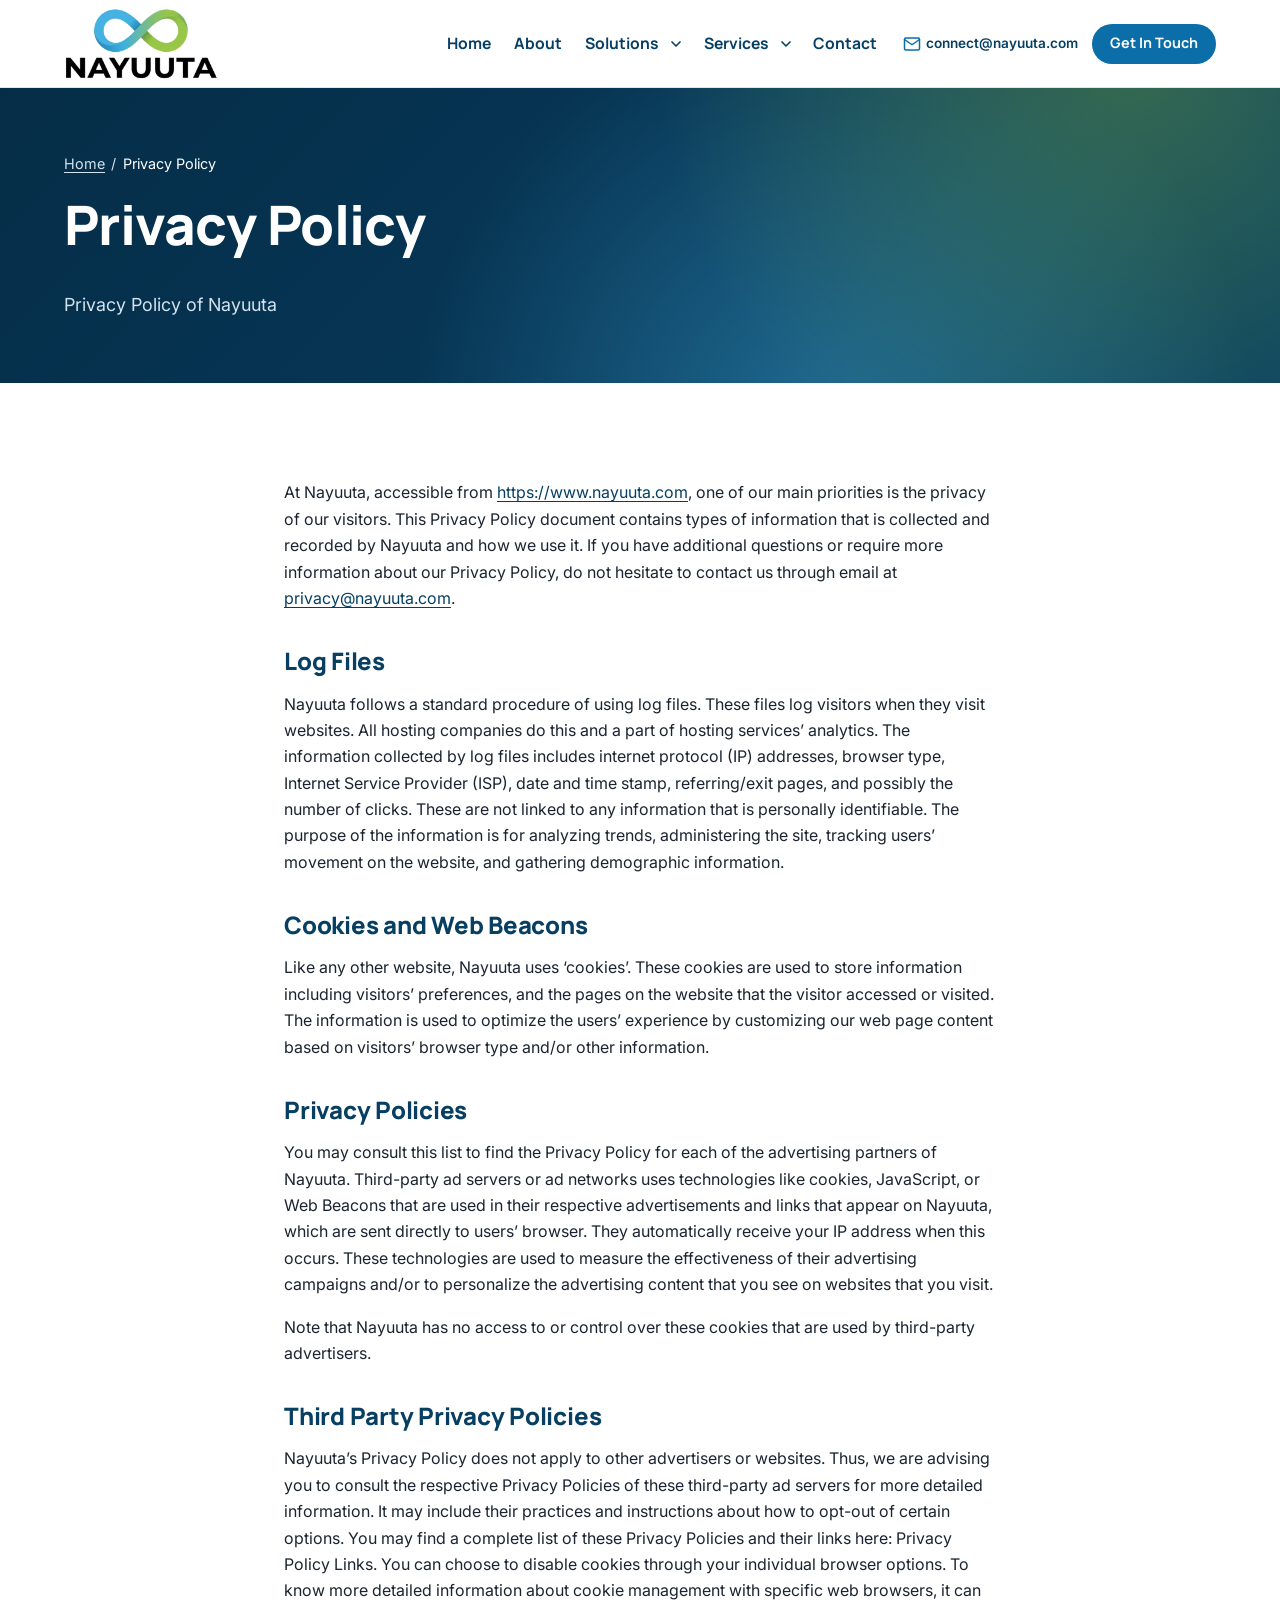
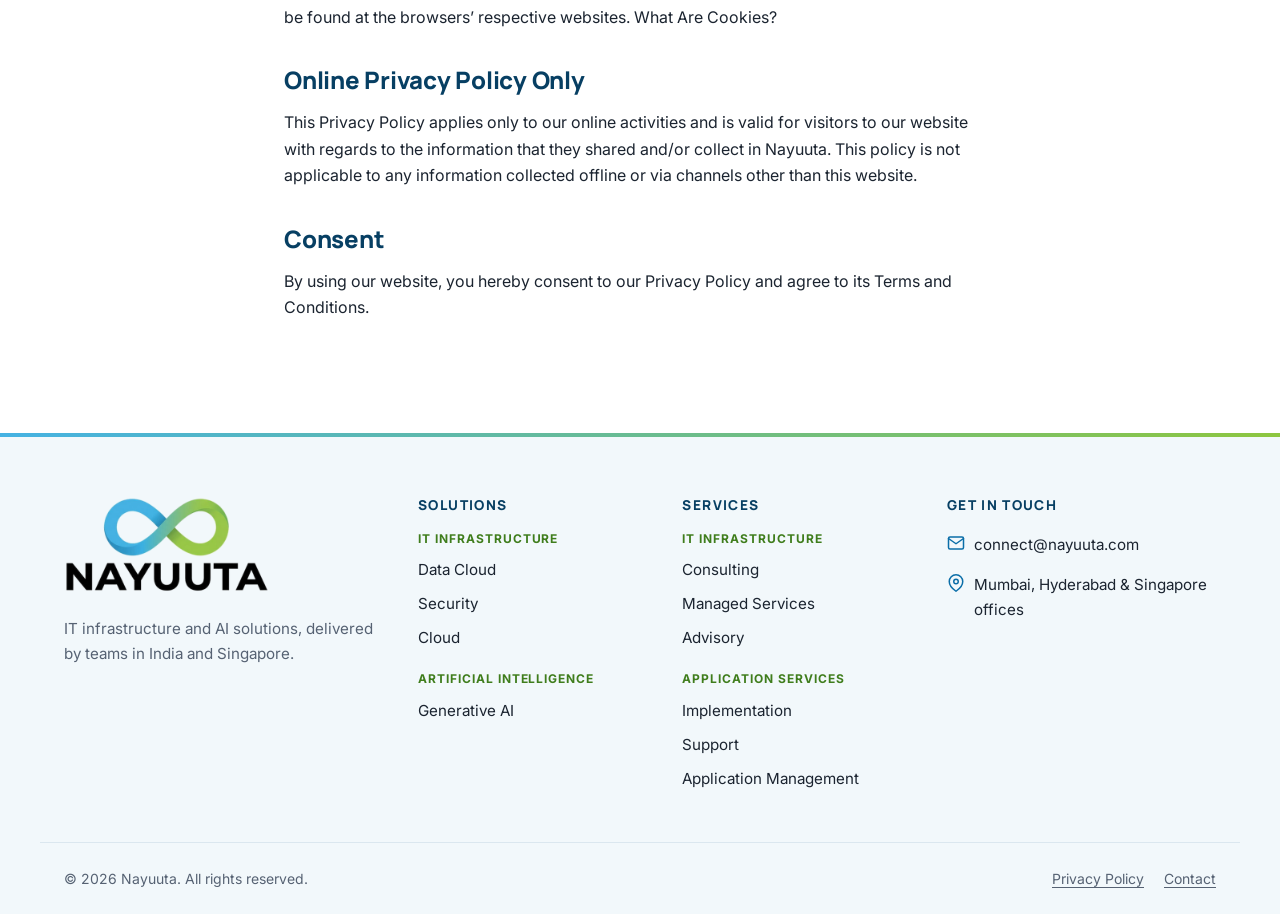
<file: privacy.html>
<!doctype html>
<html lang="en" class="no-js">
<head>
  <meta charset="utf-8">
  <meta name="viewport" content="width=device-width, initial-scale=1">
  <title>Privacy Policy | Nayuuta</title>
  <meta name="description" content="How Nayuuta collects, uses and protects personal information submitted through this website.">
  <link rel="canonical" href="https://www.nayuuta.com/privacy.html">
  <meta property="og:type" content="website">
  <meta property="og:site_name" content="Nayuuta">
  <meta property="og:locale" content="en_US">
  <meta property="og:title" content="Privacy Policy | Nayuuta">
  <meta property="og:description" content="How Nayuuta collects, uses and protects personal information.">
  <meta property="og:url" content="https://www.nayuuta.com/privacy.html">
  <meta property="og:image" content="https://www.nayuuta.com/assets/images/og-default.png">
  <meta property="og:image:width" content="1200">
  <meta property="og:image:height" content="630">
  <meta property="og:image:alt" content="Nayuuta: IT Infrastructure and AI">
  <meta name="twitter:card" content="summary_large_image">
  <meta name="theme-color" content="#ffffff">
  <link rel="icon" href="assets/images/favicon.png" type="image/png">
  <link rel="apple-touch-icon" href="assets/images/apple-touch-icon.png">
  <link rel="preconnect" href="https://fonts.googleapis.com">
  <link rel="preconnect" href="https://fonts.gstatic.com" crossorigin>
  <link rel="stylesheet" href="https://fonts.googleapis.com/css2?family=Inter:wght@400;600;700&amp;family=Manrope:wght@700;800&amp;display=swap">
  <link rel="stylesheet" href="assets/css/styles.css?v=778ec4e2">
  <script>document.documentElement.classList.replace("no-js", "js");</script>
  <script src="assets/js/main.js?v=a9760a10" defer></script>
</head>
<body data-page="privacy">
  <!-- PARTIAL:header -->
  <!-- Generated from partials/header.html. Edit that file, then run: python3 scripts/sync_partials.py -->
  <a class="skip-link" href="#main">Skip to main content</a>
  <header class="site-header" data-header>
    <div class="container header-inner">
      <!-- Logo: stacked version (name below the symbol) in original colours, on the white header. White-text versions for dark backgrounds: logo-light-stacked.png, logo-light.png -->
      <a class="logo" href="index.html">
        <img src="assets/images/logo-stacked.png" alt="Nayuuta home" width="512" height="240">
      </a>

      <button class="nav-toggle" type="button" aria-expanded="false" aria-controls="site-nav" data-nav-toggle>
        <span class="visually-hidden">Open menu</span>
        <span class="nav-toggle-bar" aria-hidden="true"></span>
        <span class="nav-toggle-bar" aria-hidden="true"></span>
        <span class="nav-toggle-bar" aria-hidden="true"></span>
      </button>

      <nav id="site-nav" class="site-nav" aria-label="Main">
        <ul class="nav-list">
          <li><a class="nav-link" data-nav="home" href="index.html">Home</a></li>
          <li><a class="nav-link" data-nav="about" href="about.html">About</a></li>

          <li class="has-dropdown">
            <div class="nav-item-row">
              <a class="nav-link" data-nav="solutions" href="solutions.html">Solutions</a>
              <button class="dropdown-toggle" type="button" aria-expanded="false" aria-controls="dropdown-solutions">
                <span class="visually-hidden">Solutions submenu</span>
                <svg viewBox="0 0 24 24" fill="none" stroke="currentColor" stroke-width="2.5" stroke-linecap="round" stroke-linejoin="round" aria-hidden="true" focusable="false"><polyline points="6 9 12 15 18 9"/></svg>
              </button>
            </div>
            <div class="dropdown dropdown--wide" id="dropdown-solutions">
              <div class="dropdown-group">
                <p class="dropdown-heading"><a href="solutions.html#it-infrastructure">IT Infrastructure</a></p>
                <ul>
                  <li><a href="solutions.html#data-cloud">Data Cloud</a></li>
                  <li><a href="solutions.html#security">Security</a></li>
                  <li><a href="solutions.html#cloud">Cloud</a></li>
                </ul>
              </div>
              <div class="dropdown-group">
                <p class="dropdown-heading"><a href="solutions.html#artificial-intelligence">Artificial Intelligence</a></p>
                <ul>
                  <li><a href="solutions.html#generative-ai">Generative AI</a></li>
                </ul>
              </div>
            </div>
          </li>

          <li class="has-dropdown">
            <div class="nav-item-row">
              <a class="nav-link" data-nav="services" href="services.html">Services</a>
              <button class="dropdown-toggle" type="button" aria-expanded="false" aria-controls="dropdown-services">
                <span class="visually-hidden">Services submenu</span>
                <svg viewBox="0 0 24 24" fill="none" stroke="currentColor" stroke-width="2.5" stroke-linecap="round" stroke-linejoin="round" aria-hidden="true" focusable="false"><polyline points="6 9 12 15 18 9"/></svg>
              </button>
            </div>
            <div class="dropdown dropdown--wide" id="dropdown-services">
              <div class="dropdown-group">
                <p class="dropdown-heading"><a href="services.html#it-infrastructure-services">IT Infrastructure</a></p>
                <ul>
                  <li><a href="services.html#consulting">Consulting</a></li>
                  <li><a href="services.html#managed-services">Managed Services</a></li>
                  <li><a href="services.html#advisory">Advisory</a></li>
                </ul>
              </div>
              <div class="dropdown-group">
                <p class="dropdown-heading"><a href="services.html#application-services">Application Services</a></p>
                <ul>
                  <li><a href="services.html#implementation">Implementation</a></li>
                  <li><a href="services.html#support">Support</a></li>
                  <li><a href="services.html#application-management">Application Management</a></li>
                </ul>
              </div>
            </div>
          </li>

          <li><a class="nav-link" data-nav="contact" href="contact.html">Contact</a></li>
        </ul>

        <div class="header-contact">
          <a class="header-email" href="mailto:connect@nayuuta.com">
            <svg viewBox="0 0 24 24" fill="none" stroke="currentColor" stroke-width="2" stroke-linecap="round" stroke-linejoin="round" aria-hidden="true" focusable="false"><path d="M4 4h16c1.1 0 2 .9 2 2v12c0 1.1-.9 2-2 2H4c-1.1 0-2-.9-2-2V6c0-1.1.9-2 2-2z"/><polyline points="22,6 12,13 2,6"/></svg>
            <span><span class="visually-hidden">Email: </span>connect@nayuuta.com</span>
          </a>
          <a class="btn btn-primary btn-sm" href="contact.html">Get In Touch</a>
        </div>
      </nav>
    </div>
  </header>
  <!-- /PARTIAL:header -->

  <main id="main">
    <section class="page-hero">
      <div class="container">
        <nav class="breadcrumb" aria-label="Breadcrumb">
          <ol><li><a href="index.html">Home</a></li><li><span aria-current="page">Privacy Policy</span></li></ol>
        </nav>
        <h1>Privacy Policy</h1>
        <p class="lead">Privacy Policy of Nayuuta</p>
      </div>
    </section>

    <section class="section">
      <div class="container prose">
        <!-- Policy text supplied by the company. Domain and email below assume nayuuta.com; confirm they are correct. -->
        <p>At Nayuuta, accessible from <a href="https://www.nayuuta.com">https://www.nayuuta.com</a>, one of our main priorities is the privacy of our visitors. This Privacy Policy document contains types of information that is collected and recorded by Nayuuta and how we use it. If you have additional questions or require more information about our Privacy Policy, do not hesitate to contact us through email at <a href="mailto:privacy@nayuuta.com">privacy@nayuuta.com</a>.</p>

        <h2>Log Files</h2>
        <p>Nayuuta follows a standard procedure of using log files. These files log visitors when they visit websites. All hosting companies do this and a part of hosting services&rsquo; analytics. The information collected by log files includes internet protocol (IP) addresses, browser type, Internet Service Provider (ISP), date and time stamp, referring/exit pages, and possibly the number of clicks. These are not linked to any information that is personally identifiable. The purpose of the information is for analyzing trends, administering the site, tracking users&rsquo; movement on the website, and gathering demographic information.</p>

        <h2>Cookies and Web Beacons</h2>
        <p>Like any other website, Nayuuta uses &lsquo;cookies&rsquo;. These cookies are used to store information including visitors&rsquo; preferences, and the pages on the website that the visitor accessed or visited. The information is used to optimize the users&rsquo; experience by customizing our web page content based on visitors&rsquo; browser type and/or other information.</p>

        <h2>Privacy Policies</h2>
        <p>You may consult this list to find the Privacy Policy for each of the advertising partners of Nayuuta. Third-party ad servers or ad networks uses technologies like cookies, JavaScript, or Web Beacons that are used in their respective advertisements and links that appear on Nayuuta, which are sent directly to users&rsquo; browser. They automatically receive your IP address when this occurs. These technologies are used to measure the effectiveness of their advertising campaigns and/or to personalize the advertising content that you see on websites that you visit.</p>
        <p>Note that Nayuuta has no access to or control over these cookies that are used by third-party advertisers.</p>

        <h2>Third Party Privacy Policies</h2>
        <p>Nayuuta&rsquo;s Privacy Policy does not apply to other advertisers or websites. Thus, we are advising you to consult the respective Privacy Policies of these third-party ad servers for more detailed information. It may include their practices and instructions about how to opt-out of certain options. You may find a complete list of these Privacy Policies and their links here: Privacy Policy Links. You can choose to disable cookies through your individual browser options. To know more detailed information about cookie management with specific web browsers, it can be found at the browsers&rsquo; respective websites. What Are Cookies?</p>

        <h2>Online Privacy Policy Only</h2>
        <p>This Privacy Policy applies only to our online activities and is valid for visitors to our website with regards to the information that they shared and/or collect in Nayuuta. This policy is not applicable to any information collected offline or via channels other than this website.</p>

        <h2>Consent</h2>
        <p>By using our website, you hereby consent to our Privacy Policy and agree to its Terms and Conditions.</p>
      </div>
    </section>
  </main>

  <!-- PARTIAL:footer -->
  <!-- Generated from partials/footer.html. Edit that file, then run: python3 scripts/sync_partials.py -->
  <footer class="site-footer">
    <div class="container footer-grid">
      <div class="footer-brand">
        <a class="logo" href="index.html">
          <img src="assets/images/logo-stacked.png" alt="Nayuuta home" width="512" height="240" loading="lazy">
        </a>
        <p>IT infrastructure and AI solutions, delivered by teams in India and Singapore.</p>
      </div>

      <nav aria-labelledby="footer-solutions">
        <h2 class="footer-heading" id="footer-solutions">Solutions</h2>
        <p class="footer-subheading">IT Infrastructure</p>
        <ul class="footer-links">
          <li><a href="solutions.html#data-cloud">Data Cloud</a></li>
          <li><a href="solutions.html#security">Security</a></li>
          <li><a href="solutions.html#cloud">Cloud</a></li>
        </ul>
        <p class="footer-subheading">Artificial Intelligence</p>
        <ul class="footer-links">
          <li><a href="solutions.html#generative-ai">Generative AI</a></li>
        </ul>
      </nav>

      <nav aria-labelledby="footer-services">
        <h2 class="footer-heading" id="footer-services">Services</h2>
        <p class="footer-subheading">IT Infrastructure</p>
        <ul class="footer-links">
          <li><a href="services.html#consulting">Consulting</a></li>
          <li><a href="services.html#managed-services">Managed Services</a></li>
          <li><a href="services.html#advisory">Advisory</a></li>
        </ul>
        <p class="footer-subheading">Application Services</p>
        <ul class="footer-links">
          <li><a href="services.html#implementation">Implementation</a></li>
          <li><a href="services.html#support">Support</a></li>
          <li><a href="services.html#application-management">Application Management</a></li>
        </ul>
      </nav>

      <div>
        <h2 class="footer-heading">Get in touch</h2>
        <ul class="footer-contact">
          <li>
            <svg viewBox="0 0 24 24" fill="none" stroke="currentColor" stroke-width="2" stroke-linecap="round" stroke-linejoin="round" aria-hidden="true" focusable="false"><path d="M4 4h16c1.1 0 2 .9 2 2v12c0 1.1-.9 2-2 2H4c-1.1 0-2-.9-2-2V6c0-1.1.9-2 2-2z"/><polyline points="22,6 12,13 2,6"/></svg>
            <a href="mailto:connect@nayuuta.com"><span class="visually-hidden">Email: </span>connect@nayuuta.com</a>
          </li>
          <li>
            <svg viewBox="0 0 24 24" fill="none" stroke="currentColor" stroke-width="2" stroke-linecap="round" stroke-linejoin="round" aria-hidden="true" focusable="false"><path d="M21 10c0 7-9 13-9 13s-9-6-9-13a9 9 0 0 1 18 0z"/><circle cx="12" cy="10" r="3"/></svg>
            <a href="contact.html">Mumbai, Hyderabad &amp; Singapore offices</a>
          </li>
        </ul>
      </div>
    </div>

    <div class="container footer-bottom">
      <p>&copy; <span data-year>2026</span> Nayuuta. All rights reserved.</p>
      <ul>
        <li><a href="privacy.html">Privacy Policy</a></li>
        <li><a href="contact.html">Contact</a></li>
      </ul>
    </div>
  </footer>
  <!-- /PARTIAL:footer -->
</body>
</html>
</file>
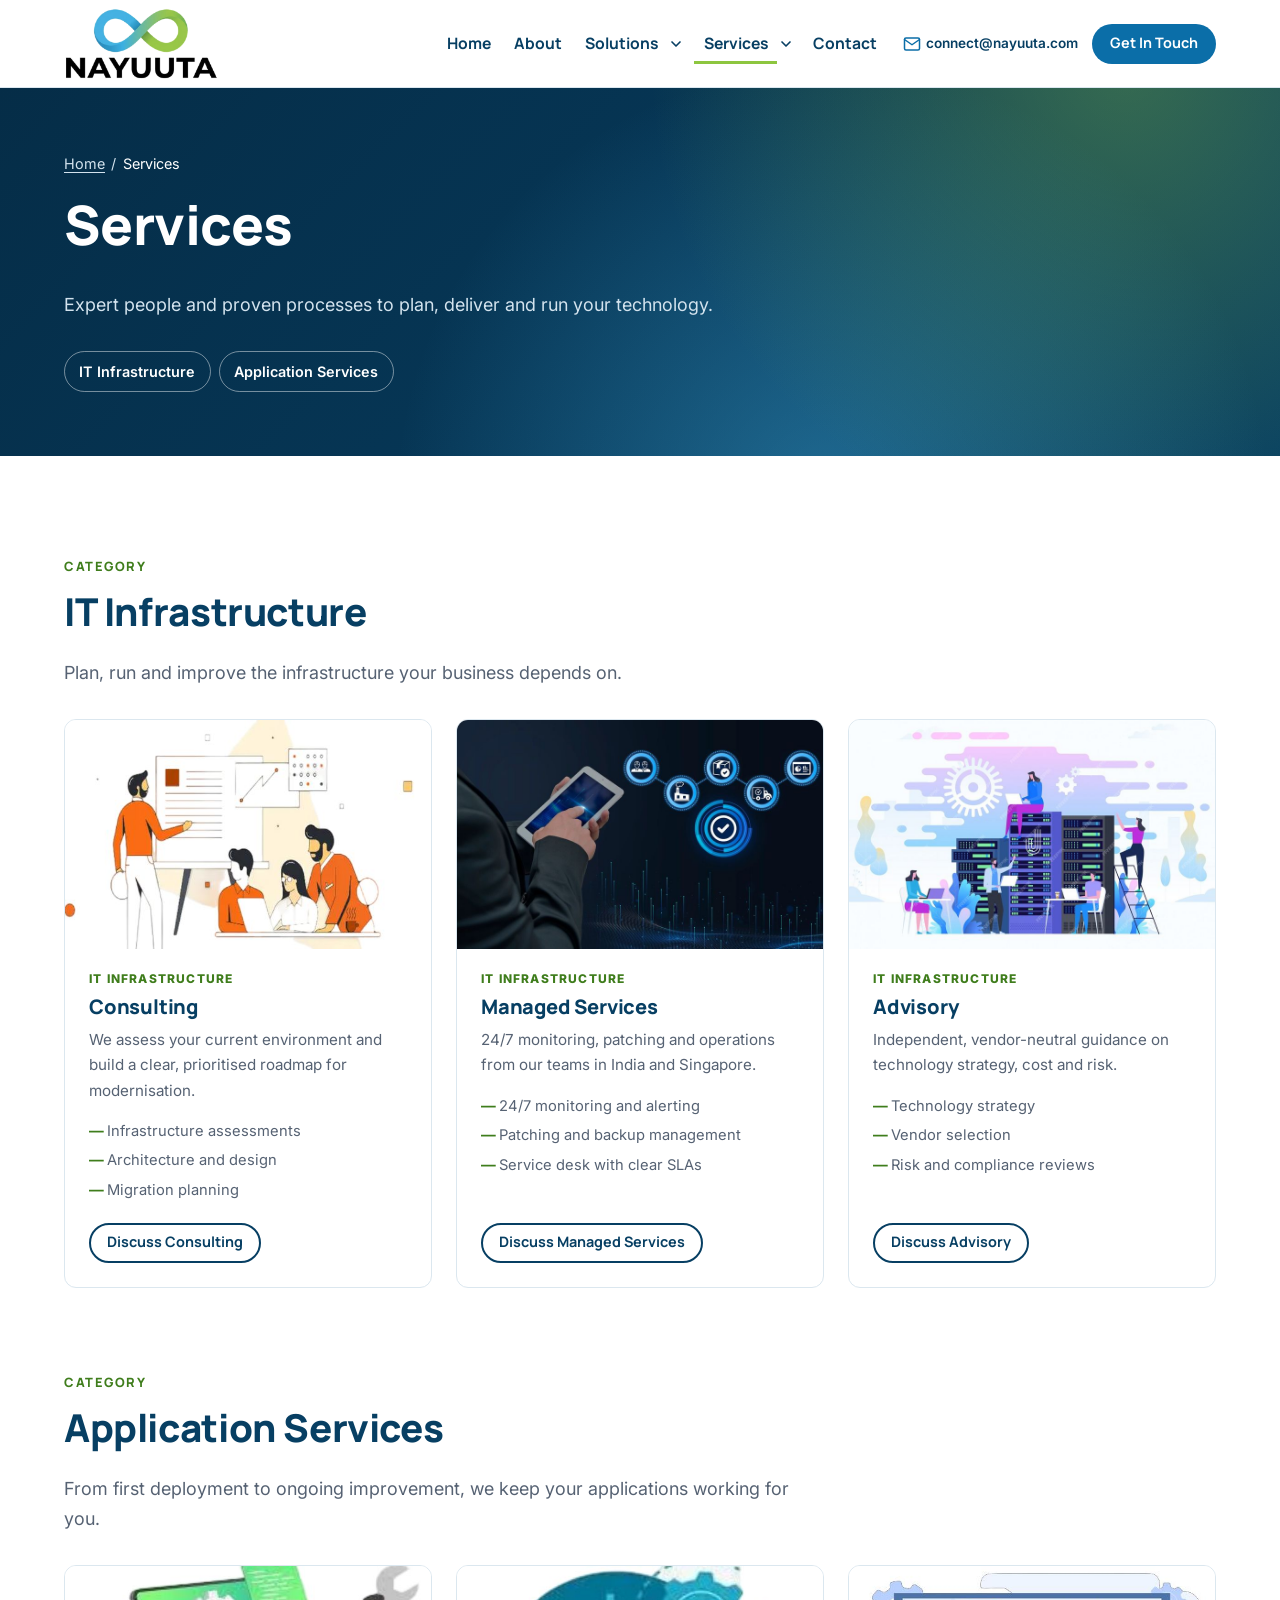
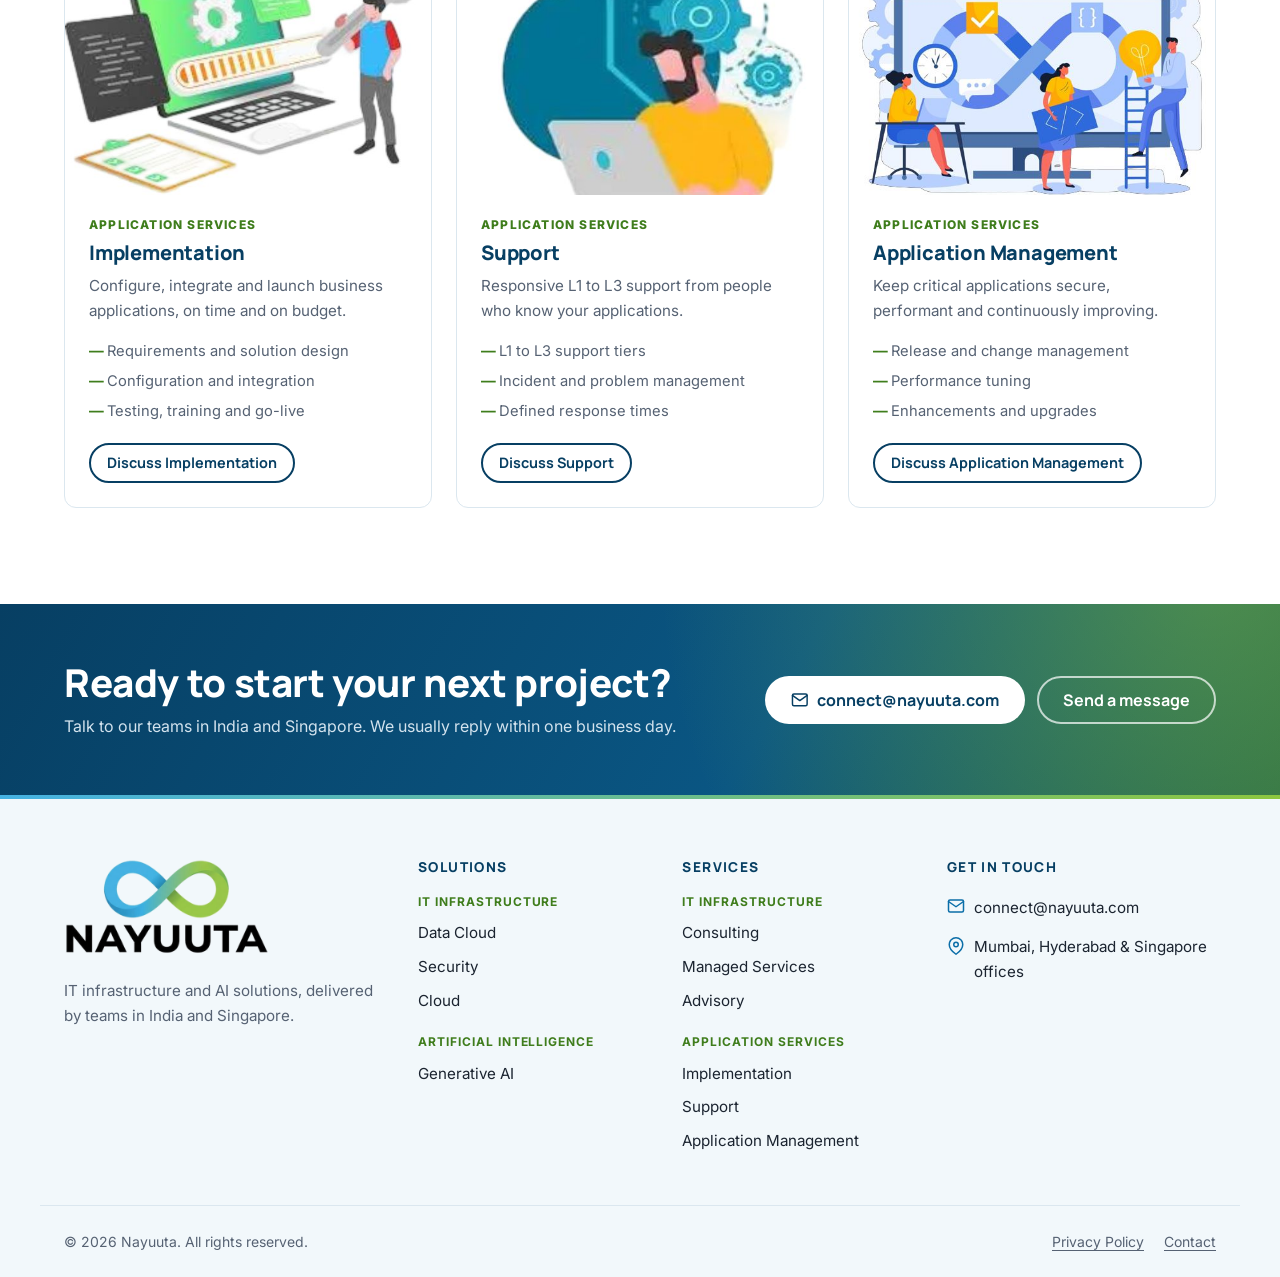
<file: services.html>
<!doctype html>
<html lang="en" class="no-js">
<head>
  <meta charset="utf-8">
  <meta name="viewport" content="width=device-width, initial-scale=1">
  <title>Services | IT Consulting, Managed &amp; Application Services | Nayuuta</title>
  <meta name="description" content="Nayuuta services: IT infrastructure consulting, managed services and advisory, plus application implementation, support and application management.">
  <link rel="canonical" href="https://www.nayuuta.com/services.html">
  <meta property="og:type" content="website">
  <meta property="og:site_name" content="Nayuuta">
  <meta property="og:locale" content="en_US">
  <meta property="og:title" content="Services | Nayuuta">
  <meta property="og:description" content="Consulting, managed services, advisory, implementation, support and application management from Nayuuta.">
  <meta property="og:url" content="https://www.nayuuta.com/services.html">
  <meta property="og:image" content="https://www.nayuuta.com/assets/images/og-default.png">
  <meta property="og:image:width" content="1200">
  <meta property="og:image:height" content="630">
  <meta property="og:image:alt" content="Nayuuta: IT Infrastructure and AI">
  <meta name="twitter:card" content="summary_large_image">
  <meta name="theme-color" content="#ffffff">
  <link rel="icon" href="assets/images/favicon.png" type="image/png">
  <link rel="apple-touch-icon" href="assets/images/apple-touch-icon.png">
  <link rel="preconnect" href="https://fonts.googleapis.com">
  <link rel="preconnect" href="https://fonts.gstatic.com" crossorigin>
  <link rel="stylesheet" href="https://fonts.googleapis.com/css2?family=Inter:wght@400;600;700&amp;family=Manrope:wght@700;800&amp;display=swap">
  <link rel="stylesheet" href="assets/css/styles.css?v=778ec4e2">
  <script>document.documentElement.classList.replace("no-js", "js");</script>
  <script src="assets/js/main.js?v=a9760a10" defer></script>
</head>
<body data-page="services">
  <!-- PARTIAL:header -->
  <!-- Generated from partials/header.html. Edit that file, then run: python3 scripts/sync_partials.py -->
  <a class="skip-link" href="#main">Skip to main content</a>
  <header class="site-header" data-header>
    <div class="container header-inner">
      <!-- Logo: stacked version (name below the symbol) in original colours, on the white header. White-text versions for dark backgrounds: logo-light-stacked.png, logo-light.png -->
      <a class="logo" href="index.html">
        <img src="assets/images/logo-stacked.png" alt="Nayuuta home" width="512" height="240">
      </a>

      <button class="nav-toggle" type="button" aria-expanded="false" aria-controls="site-nav" data-nav-toggle>
        <span class="visually-hidden">Open menu</span>
        <span class="nav-toggle-bar" aria-hidden="true"></span>
        <span class="nav-toggle-bar" aria-hidden="true"></span>
        <span class="nav-toggle-bar" aria-hidden="true"></span>
      </button>

      <nav id="site-nav" class="site-nav" aria-label="Main">
        <ul class="nav-list">
          <li><a class="nav-link" data-nav="home" href="index.html">Home</a></li>
          <li><a class="nav-link" data-nav="about" href="about.html">About</a></li>

          <li class="has-dropdown">
            <div class="nav-item-row">
              <a class="nav-link" data-nav="solutions" href="solutions.html">Solutions</a>
              <button class="dropdown-toggle" type="button" aria-expanded="false" aria-controls="dropdown-solutions">
                <span class="visually-hidden">Solutions submenu</span>
                <svg viewBox="0 0 24 24" fill="none" stroke="currentColor" stroke-width="2.5" stroke-linecap="round" stroke-linejoin="round" aria-hidden="true" focusable="false"><polyline points="6 9 12 15 18 9"/></svg>
              </button>
            </div>
            <div class="dropdown dropdown--wide" id="dropdown-solutions">
              <div class="dropdown-group">
                <p class="dropdown-heading"><a href="solutions.html#it-infrastructure">IT Infrastructure</a></p>
                <ul>
                  <li><a href="solutions.html#data-cloud">Data Cloud</a></li>
                  <li><a href="solutions.html#security">Security</a></li>
                  <li><a href="solutions.html#cloud">Cloud</a></li>
                </ul>
              </div>
              <div class="dropdown-group">
                <p class="dropdown-heading"><a href="solutions.html#artificial-intelligence">Artificial Intelligence</a></p>
                <ul>
                  <li><a href="solutions.html#generative-ai">Generative AI</a></li>
                </ul>
              </div>
            </div>
          </li>

          <li class="has-dropdown">
            <div class="nav-item-row">
              <a class="nav-link" data-nav="services" aria-current="page" href="services.html">Services</a>
              <button class="dropdown-toggle" type="button" aria-expanded="false" aria-controls="dropdown-services">
                <span class="visually-hidden">Services submenu</span>
                <svg viewBox="0 0 24 24" fill="none" stroke="currentColor" stroke-width="2.5" stroke-linecap="round" stroke-linejoin="round" aria-hidden="true" focusable="false"><polyline points="6 9 12 15 18 9"/></svg>
              </button>
            </div>
            <div class="dropdown dropdown--wide" id="dropdown-services">
              <div class="dropdown-group">
                <p class="dropdown-heading"><a href="services.html#it-infrastructure-services">IT Infrastructure</a></p>
                <ul>
                  <li><a href="services.html#consulting">Consulting</a></li>
                  <li><a href="services.html#managed-services">Managed Services</a></li>
                  <li><a href="services.html#advisory">Advisory</a></li>
                </ul>
              </div>
              <div class="dropdown-group">
                <p class="dropdown-heading"><a href="services.html#application-services">Application Services</a></p>
                <ul>
                  <li><a href="services.html#implementation">Implementation</a></li>
                  <li><a href="services.html#support">Support</a></li>
                  <li><a href="services.html#application-management">Application Management</a></li>
                </ul>
              </div>
            </div>
          </li>

          <li><a class="nav-link" data-nav="contact" href="contact.html">Contact</a></li>
        </ul>

        <div class="header-contact">
          <a class="header-email" href="mailto:connect@nayuuta.com">
            <svg viewBox="0 0 24 24" fill="none" stroke="currentColor" stroke-width="2" stroke-linecap="round" stroke-linejoin="round" aria-hidden="true" focusable="false"><path d="M4 4h16c1.1 0 2 .9 2 2v12c0 1.1-.9 2-2 2H4c-1.1 0-2-.9-2-2V6c0-1.1.9-2 2-2z"/><polyline points="22,6 12,13 2,6"/></svg>
            <span><span class="visually-hidden">Email: </span>connect@nayuuta.com</span>
          </a>
          <a class="btn btn-primary btn-sm" href="contact.html">Get In Touch</a>
        </div>
      </nav>
    </div>
  </header>
  <!-- /PARTIAL:header -->

  <main id="main">
    <section class="page-hero">
      <div class="container">
        <nav class="breadcrumb" aria-label="Breadcrumb">
          <ol><li><a href="index.html">Home</a></li><li><span aria-current="page">Services</span></li></ol>
        </nav>
        <h1>Services</h1>
        <p class="lead">Expert people and proven processes to plan, deliver and run your technology.</p>
        <nav class="jump-nav" aria-label="Service categories">
          <a href="#it-infrastructure-services">IT Infrastructure</a>
          <a href="#application-services">Application Services</a>
        </nav>
      </div>
    </section>

    <div class="section">
      <div class="container">

        <section class="category offering" id="it-infrastructure-services" aria-labelledby="it-infrastructure-services-heading">
          <div class="category-head">
            <span class="eyebrow">Category</span>
            <h2 id="it-infrastructure-services-heading">IT Infrastructure</h2>
            <p class="lead">Plan, run and improve the infrastructure your business depends on.</p>
          </div>
          <ul class="card-grid">
            <li>
              <article class="card offering" id="consulting" aria-labelledby="consulting-title">
                <div class="card-media"><img src="assets/images/service-consulting.jpg" alt="Illustration of a consultant presenting a plan to a team" width="587" height="367" loading="lazy"></div>
                <div class="card-body">
                  <p class="card-label">IT Infrastructure</p>
                  <h3 class="card-title" id="consulting-title">Consulting</h3>
                  <p class="card-text">We assess your current environment and build a clear, prioritised roadmap for modernisation.</p>
                  <ul class="mini-list"><li>Infrastructure assessments</li><li>Architecture and design</li><li>Migration planning</li></ul>
                  <a class="btn btn-outline btn-sm" href="contact.html">Discuss Consulting</a>
                </div>
              </article>
            </li>
            <li>
              <article class="card offering" id="managed-services" aria-labelledby="managed-services-title">
                <div class="card-media"><img src="assets/images/service-managed-services.jpg" alt="Person using a tablet with connected service icons" width="800" height="500" loading="lazy"></div>
                <div class="card-body">
                  <p class="card-label">IT Infrastructure</p>
                  <h3 class="card-title" id="managed-services-title">Managed Services</h3>
                  <p class="card-text">24/7 monitoring, patching and operations from our teams in India and Singapore.</p>
                  <ul class="mini-list"><li>24/7 monitoring and alerting</li><li>Patching and backup management</li><li>Service desk with clear SLAs</li></ul>
                  <a class="btn btn-outline btn-sm" href="contact.html">Discuss Managed Services</a>
                </div>
              </article>
            </li>
            <li>
              <article class="card offering" id="advisory" aria-labelledby="advisory-title">
                <div class="card-media"><img src="assets/images/service-advisory.jpg" alt="Illustration of a team working around server infrastructure" width="800" height="500" loading="lazy"></div>
                <div class="card-body">
                  <p class="card-label">IT Infrastructure</p>
                  <h3 class="card-title" id="advisory-title">Advisory</h3>
                  <p class="card-text">Independent, vendor-neutral guidance on technology strategy, cost and risk.</p>
                  <ul class="mini-list"><li>Technology strategy</li><li>Vendor selection</li><li>Risk and compliance reviews</li></ul>
                  <a class="btn btn-outline btn-sm" href="contact.html">Discuss Advisory</a>
                </div>
              </article>
            </li>
          </ul>
        </section>

        <section class="category offering" id="application-services" aria-labelledby="application-services-heading">
          <div class="category-head">
            <span class="eyebrow">Category</span>
            <h2 id="application-services-heading">Application Services</h2>
            <p class="lead">From first deployment to ongoing improvement, we keep your applications working for you.</p>
          </div>
          <ul class="card-grid">
            <li>
              <article class="card offering" id="implementation" aria-labelledby="implementation-title">
                <div class="card-media"><img src="assets/images/service-implementation.jpg" alt="Illustration of software being installed and configured" width="610" height="381" loading="lazy"></div>
                <div class="card-body">
                  <p class="card-label">Application Services</p>
                  <h3 class="card-title" id="implementation-title">Implementation</h3>
                  <p class="card-text">Configure, integrate and launch business applications, on time and on budget.</p>
                  <ul class="mini-list"><li>Requirements and solution design</li><li>Configuration and integration</li><li>Testing, training and go-live</li></ul>
                  <a class="btn btn-outline btn-sm" href="contact.html">Discuss Implementation</a>
                </div>
              </article>
            </li>
            <li>
              <article class="card offering" id="support" aria-labelledby="support-title">
                <div class="card-media"><img src="assets/images/service-support.jpg" alt="Illustration of a support engineer working on a laptop" width="571" height="357" loading="lazy"></div>
                <div class="card-body">
                  <p class="card-label">Application Services</p>
                  <h3 class="card-title" id="support-title">Support</h3>
                  <p class="card-text">Responsive L1 to L3 support from people who know your applications.</p>
                  <ul class="mini-list"><li>L1 to L3 support tiers</li><li>Incident and problem management</li><li>Defined response times</li></ul>
                  <a class="btn btn-outline btn-sm" href="contact.html">Discuss Support</a>
                </div>
              </article>
            </li>
            <li>
              <article class="card offering" id="application-management" aria-labelledby="application-management-title">
                <div class="card-media"><img src="assets/images/service-application-management.jpg" alt="Illustration of a team managing a continuous application lifecycle" width="574" height="359" loading="lazy"></div>
                <div class="card-body">
                  <p class="card-label">Application Services</p>
                  <h3 class="card-title" id="application-management-title">Application Management</h3>
                  <p class="card-text">Keep critical applications secure, performant and continuously improving.</p>
                  <ul class="mini-list"><li>Release and change management</li><li>Performance tuning</li><li>Enhancements and upgrades</li></ul>
                  <a class="btn btn-outline btn-sm" href="contact.html">Discuss Application Management</a>
                </div>
              </article>
            </li>
          </ul>
        </section>
      </div>
    </div>
  </main>

  <!-- PARTIAL:cta -->
  <!-- Generated from partials/cta.html. Edit that file, then run: python3 scripts/sync_partials.py -->
  <section class="cta-strip" aria-labelledby="cta-heading">
    <div class="container cta-strip-inner">
      <div>
        <h2 id="cta-heading">Ready to start your next project?</h2>
        <p>Talk to our teams in India and Singapore. We usually reply within one business day.</p>
      </div>
      <div class="cta-actions">
        <a class="btn btn-light" href="mailto:connect@nayuuta.com">
          <svg viewBox="0 0 24 24" fill="none" stroke="currentColor" stroke-width="2" stroke-linecap="round" stroke-linejoin="round" aria-hidden="true" focusable="false"><path d="M4 4h16c1.1 0 2 .9 2 2v12c0 1.1-.9 2-2 2H4c-1.1 0-2-.9-2-2V6c0-1.1.9-2 2-2z"/><polyline points="22,6 12,13 2,6"/></svg>
          <span><span class="visually-hidden">Email: </span>connect@nayuuta.com</span>
        </a>
        <a class="btn btn-ghost-light" href="contact.html">Send a message</a>
      </div>
    </div>
  </section>
  <!-- /PARTIAL:cta -->

  <!-- PARTIAL:footer -->
  <!-- Generated from partials/footer.html. Edit that file, then run: python3 scripts/sync_partials.py -->
  <footer class="site-footer">
    <div class="container footer-grid">
      <div class="footer-brand">
        <a class="logo" href="index.html">
          <img src="assets/images/logo-stacked.png" alt="Nayuuta home" width="512" height="240" loading="lazy">
        </a>
        <p>IT infrastructure and AI solutions, delivered by teams in India and Singapore.</p>
      </div>

      <nav aria-labelledby="footer-solutions">
        <h2 class="footer-heading" id="footer-solutions">Solutions</h2>
        <p class="footer-subheading">IT Infrastructure</p>
        <ul class="footer-links">
          <li><a href="solutions.html#data-cloud">Data Cloud</a></li>
          <li><a href="solutions.html#security">Security</a></li>
          <li><a href="solutions.html#cloud">Cloud</a></li>
        </ul>
        <p class="footer-subheading">Artificial Intelligence</p>
        <ul class="footer-links">
          <li><a href="solutions.html#generative-ai">Generative AI</a></li>
        </ul>
      </nav>

      <nav aria-labelledby="footer-services">
        <h2 class="footer-heading" id="footer-services">Services</h2>
        <p class="footer-subheading">IT Infrastructure</p>
        <ul class="footer-links">
          <li><a href="services.html#consulting">Consulting</a></li>
          <li><a href="services.html#managed-services">Managed Services</a></li>
          <li><a href="services.html#advisory">Advisory</a></li>
        </ul>
        <p class="footer-subheading">Application Services</p>
        <ul class="footer-links">
          <li><a href="services.html#implementation">Implementation</a></li>
          <li><a href="services.html#support">Support</a></li>
          <li><a href="services.html#application-management">Application Management</a></li>
        </ul>
      </nav>

      <div>
        <h2 class="footer-heading">Get in touch</h2>
        <ul class="footer-contact">
          <li>
            <svg viewBox="0 0 24 24" fill="none" stroke="currentColor" stroke-width="2" stroke-linecap="round" stroke-linejoin="round" aria-hidden="true" focusable="false"><path d="M4 4h16c1.1 0 2 .9 2 2v12c0 1.1-.9 2-2 2H4c-1.1 0-2-.9-2-2V6c0-1.1.9-2 2-2z"/><polyline points="22,6 12,13 2,6"/></svg>
            <a href="mailto:connect@nayuuta.com"><span class="visually-hidden">Email: </span>connect@nayuuta.com</a>
          </li>
          <li>
            <svg viewBox="0 0 24 24" fill="none" stroke="currentColor" stroke-width="2" stroke-linecap="round" stroke-linejoin="round" aria-hidden="true" focusable="false"><path d="M21 10c0 7-9 13-9 13s-9-6-9-13a9 9 0 0 1 18 0z"/><circle cx="12" cy="10" r="3"/></svg>
            <a href="contact.html">Mumbai, Hyderabad &amp; Singapore offices</a>
          </li>
        </ul>
      </div>
    </div>

    <div class="container footer-bottom">
      <p>&copy; <span data-year>2026</span> Nayuuta. All rights reserved.</p>
      <ul>
        <li><a href="privacy.html">Privacy Policy</a></li>
        <li><a href="contact.html">Contact</a></li>
      </ul>
    </div>
  </footer>
  <!-- /PARTIAL:footer -->
</body>
</html>
</file>
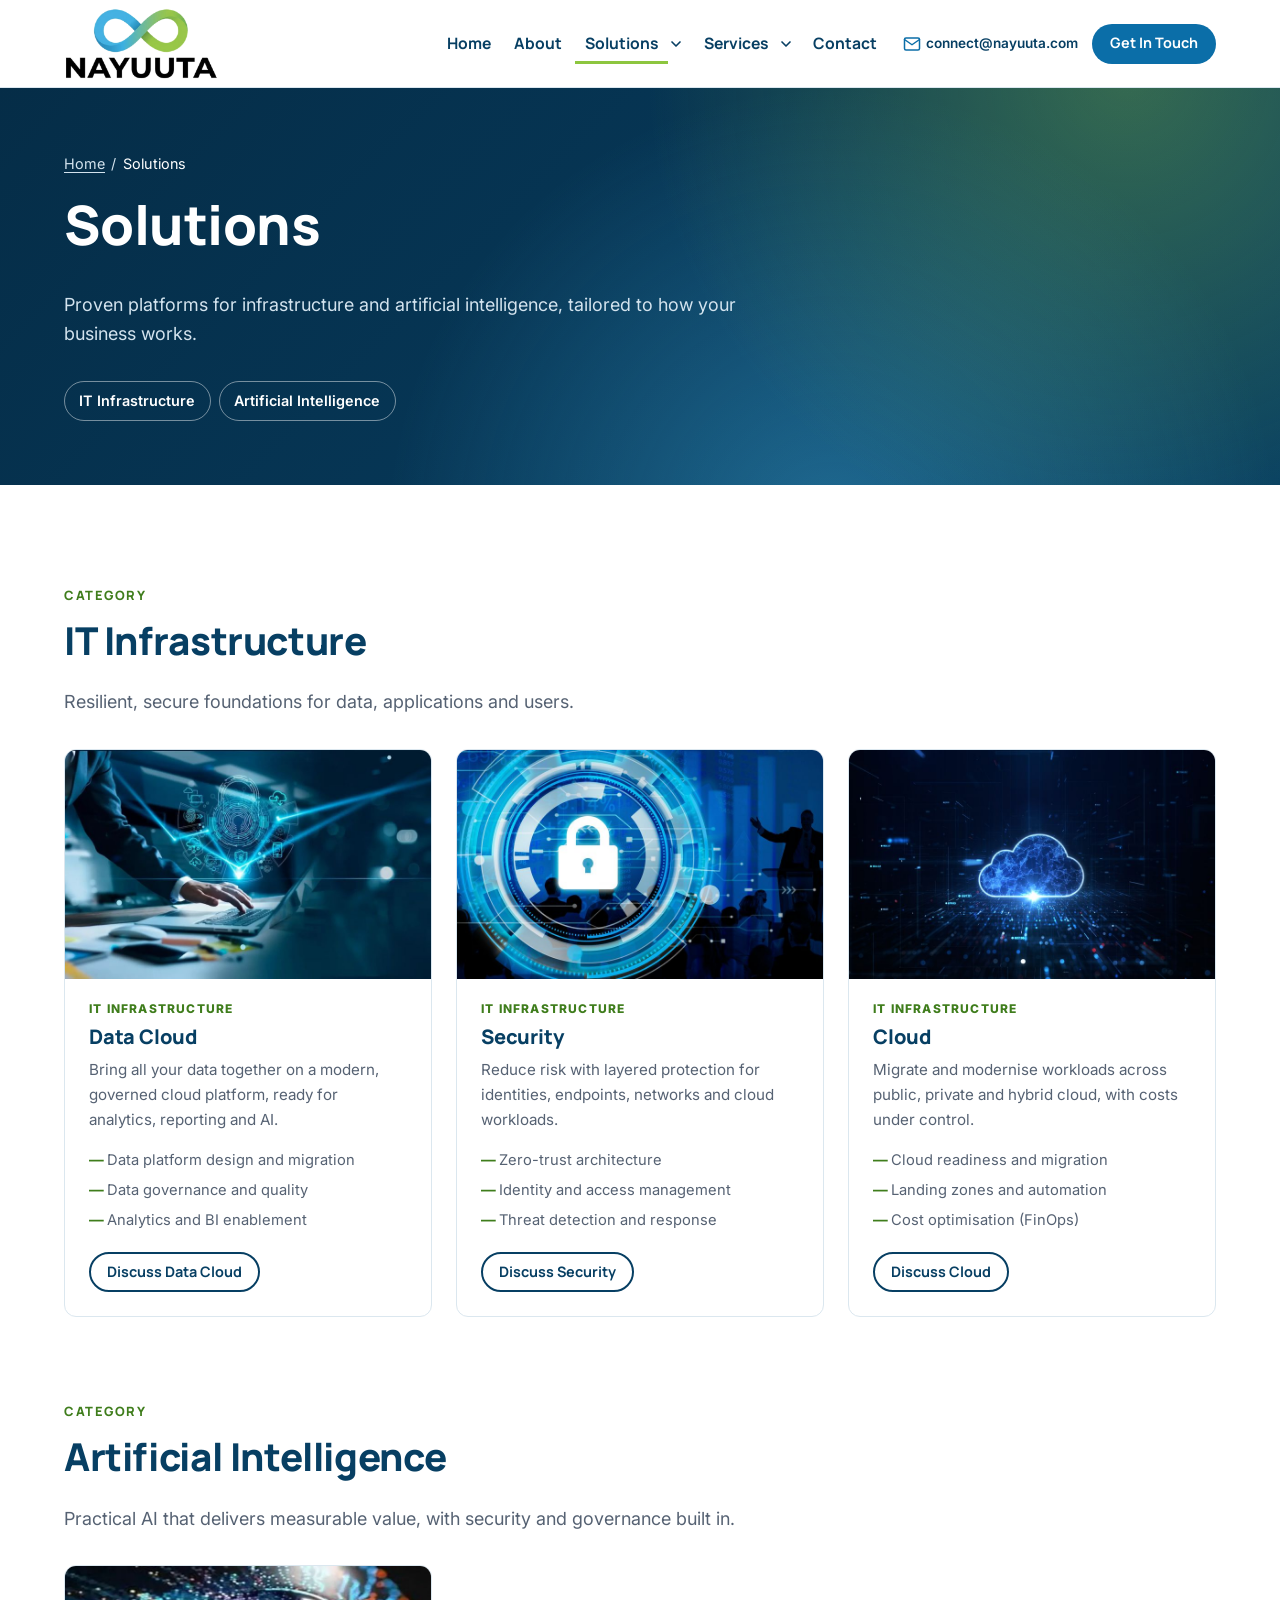
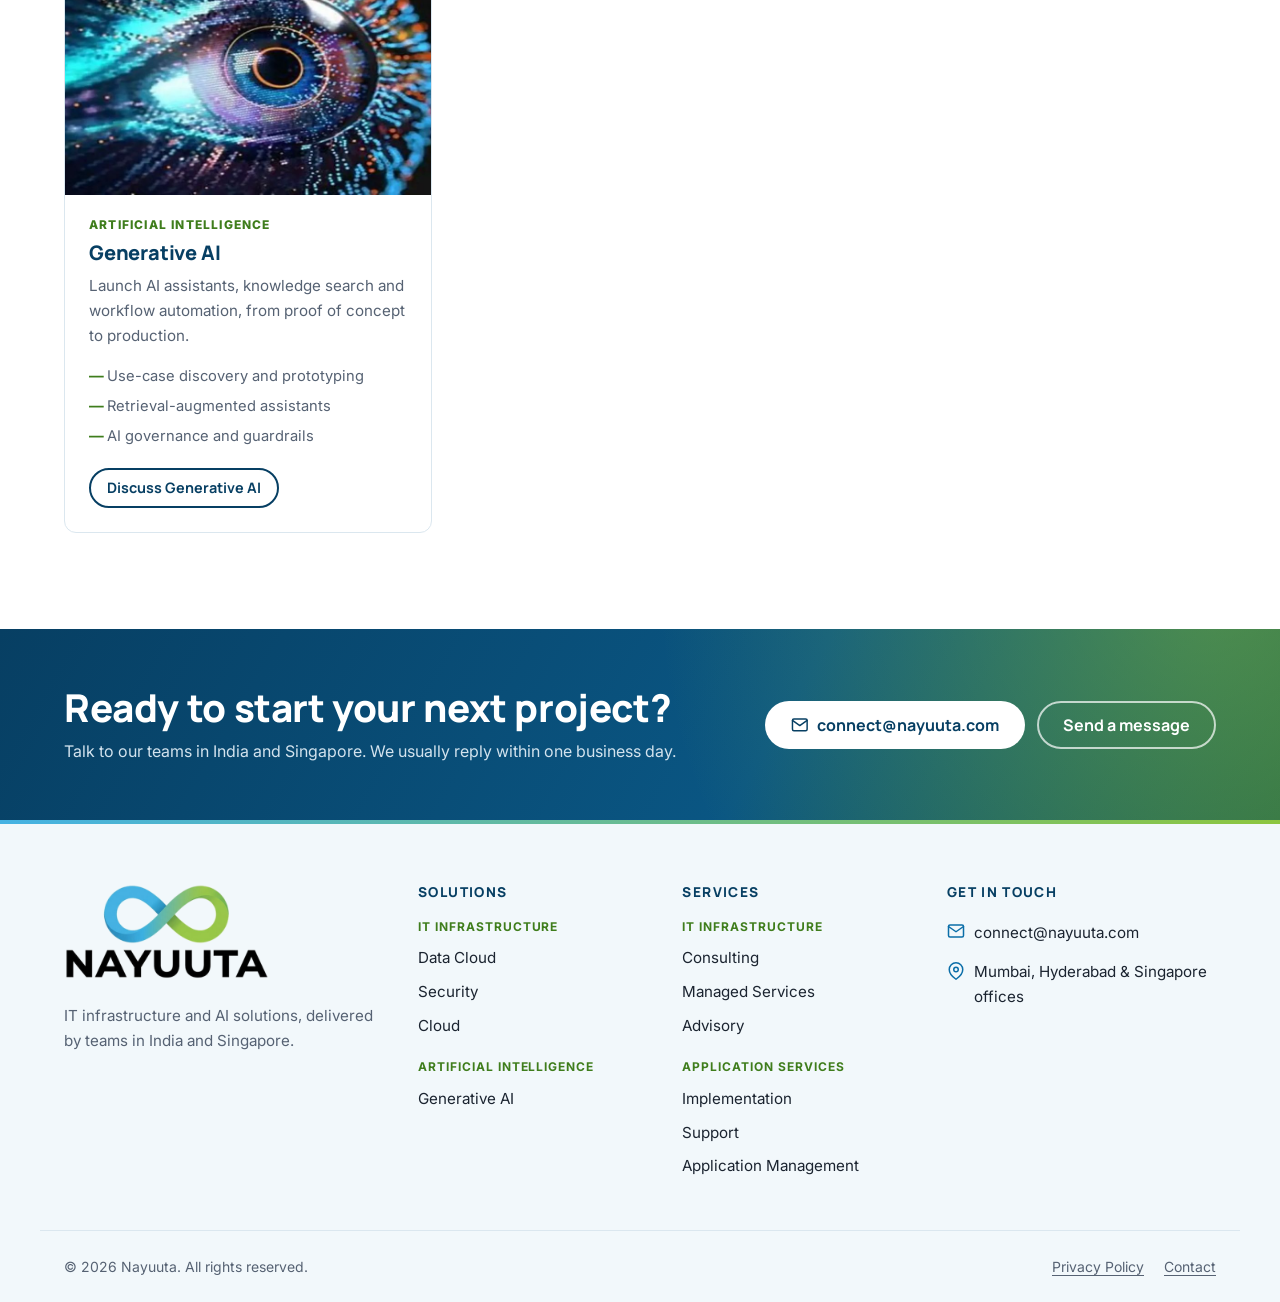
<file: solutions.html>
<!doctype html>
<html lang="en" class="no-js">
<head>
  <meta charset="utf-8">
  <meta name="viewport" content="width=device-width, initial-scale=1">
  <title>Solutions | Data Cloud, Security, Cloud &amp; Generative AI | Nayuuta</title>
  <meta name="description" content="Explore Nayuuta solutions: Data Cloud, Security and Cloud for IT infrastructure, and Generative AI.">
  <link rel="canonical" href="https://www.nayuuta.com/solutions.html">
  <meta property="og:type" content="website">
  <meta property="og:site_name" content="Nayuuta">
  <meta property="og:locale" content="en_US">
  <meta property="og:title" content="Solutions | Nayuuta">
  <meta property="og:description" content="Data Cloud, Security, Cloud and Generative AI solutions from Nayuuta.">
  <meta property="og:url" content="https://www.nayuuta.com/solutions.html">
  <meta property="og:image" content="https://www.nayuuta.com/assets/images/og-default.png">
  <meta property="og:image:width" content="1200">
  <meta property="og:image:height" content="630">
  <meta property="og:image:alt" content="Nayuuta: IT Infrastructure and AI">
  <meta name="twitter:card" content="summary_large_image">
  <meta name="theme-color" content="#ffffff">
  <link rel="icon" href="assets/images/favicon.png" type="image/png">
  <link rel="apple-touch-icon" href="assets/images/apple-touch-icon.png">
  <link rel="preconnect" href="https://fonts.googleapis.com">
  <link rel="preconnect" href="https://fonts.gstatic.com" crossorigin>
  <link rel="stylesheet" href="https://fonts.googleapis.com/css2?family=Inter:wght@400;600;700&amp;family=Manrope:wght@700;800&amp;display=swap">
  <link rel="stylesheet" href="assets/css/styles.css?v=778ec4e2">
  <script>document.documentElement.classList.replace("no-js", "js");</script>
  <script src="assets/js/main.js?v=a9760a10" defer></script>
</head>
<body data-page="solutions">
  <!-- PARTIAL:header -->
  <!-- Generated from partials/header.html. Edit that file, then run: python3 scripts/sync_partials.py -->
  <a class="skip-link" href="#main">Skip to main content</a>
  <header class="site-header" data-header>
    <div class="container header-inner">
      <!-- Logo: stacked version (name below the symbol) in original colours, on the white header. White-text versions for dark backgrounds: logo-light-stacked.png, logo-light.png -->
      <a class="logo" href="index.html">
        <img src="assets/images/logo-stacked.png" alt="Nayuuta home" width="512" height="240">
      </a>

      <button class="nav-toggle" type="button" aria-expanded="false" aria-controls="site-nav" data-nav-toggle>
        <span class="visually-hidden">Open menu</span>
        <span class="nav-toggle-bar" aria-hidden="true"></span>
        <span class="nav-toggle-bar" aria-hidden="true"></span>
        <span class="nav-toggle-bar" aria-hidden="true"></span>
      </button>

      <nav id="site-nav" class="site-nav" aria-label="Main">
        <ul class="nav-list">
          <li><a class="nav-link" data-nav="home" href="index.html">Home</a></li>
          <li><a class="nav-link" data-nav="about" href="about.html">About</a></li>

          <li class="has-dropdown">
            <div class="nav-item-row">
              <a class="nav-link" data-nav="solutions" aria-current="page" href="solutions.html">Solutions</a>
              <button class="dropdown-toggle" type="button" aria-expanded="false" aria-controls="dropdown-solutions">
                <span class="visually-hidden">Solutions submenu</span>
                <svg viewBox="0 0 24 24" fill="none" stroke="currentColor" stroke-width="2.5" stroke-linecap="round" stroke-linejoin="round" aria-hidden="true" focusable="false"><polyline points="6 9 12 15 18 9"/></svg>
              </button>
            </div>
            <div class="dropdown dropdown--wide" id="dropdown-solutions">
              <div class="dropdown-group">
                <p class="dropdown-heading"><a href="solutions.html#it-infrastructure">IT Infrastructure</a></p>
                <ul>
                  <li><a href="solutions.html#data-cloud">Data Cloud</a></li>
                  <li><a href="solutions.html#security">Security</a></li>
                  <li><a href="solutions.html#cloud">Cloud</a></li>
                </ul>
              </div>
              <div class="dropdown-group">
                <p class="dropdown-heading"><a href="solutions.html#artificial-intelligence">Artificial Intelligence</a></p>
                <ul>
                  <li><a href="solutions.html#generative-ai">Generative AI</a></li>
                </ul>
              </div>
            </div>
          </li>

          <li class="has-dropdown">
            <div class="nav-item-row">
              <a class="nav-link" data-nav="services" href="services.html">Services</a>
              <button class="dropdown-toggle" type="button" aria-expanded="false" aria-controls="dropdown-services">
                <span class="visually-hidden">Services submenu</span>
                <svg viewBox="0 0 24 24" fill="none" stroke="currentColor" stroke-width="2.5" stroke-linecap="round" stroke-linejoin="round" aria-hidden="true" focusable="false"><polyline points="6 9 12 15 18 9"/></svg>
              </button>
            </div>
            <div class="dropdown dropdown--wide" id="dropdown-services">
              <div class="dropdown-group">
                <p class="dropdown-heading"><a href="services.html#it-infrastructure-services">IT Infrastructure</a></p>
                <ul>
                  <li><a href="services.html#consulting">Consulting</a></li>
                  <li><a href="services.html#managed-services">Managed Services</a></li>
                  <li><a href="services.html#advisory">Advisory</a></li>
                </ul>
              </div>
              <div class="dropdown-group">
                <p class="dropdown-heading"><a href="services.html#application-services">Application Services</a></p>
                <ul>
                  <li><a href="services.html#implementation">Implementation</a></li>
                  <li><a href="services.html#support">Support</a></li>
                  <li><a href="services.html#application-management">Application Management</a></li>
                </ul>
              </div>
            </div>
          </li>

          <li><a class="nav-link" data-nav="contact" href="contact.html">Contact</a></li>
        </ul>

        <div class="header-contact">
          <a class="header-email" href="mailto:connect@nayuuta.com">
            <svg viewBox="0 0 24 24" fill="none" stroke="currentColor" stroke-width="2" stroke-linecap="round" stroke-linejoin="round" aria-hidden="true" focusable="false"><path d="M4 4h16c1.1 0 2 .9 2 2v12c0 1.1-.9 2-2 2H4c-1.1 0-2-.9-2-2V6c0-1.1.9-2 2-2z"/><polyline points="22,6 12,13 2,6"/></svg>
            <span><span class="visually-hidden">Email: </span>connect@nayuuta.com</span>
          </a>
          <a class="btn btn-primary btn-sm" href="contact.html">Get In Touch</a>
        </div>
      </nav>
    </div>
  </header>
  <!-- /PARTIAL:header -->

  <main id="main">
    <section class="page-hero">
      <div class="container">
        <nav class="breadcrumb" aria-label="Breadcrumb">
          <ol><li><a href="index.html">Home</a></li><li><span aria-current="page">Solutions</span></li></ol>
        </nav>
        <h1>Solutions</h1>
        <p class="lead">Proven platforms for infrastructure and artificial intelligence, tailored to how your business works.</p>
        <nav class="jump-nav" aria-label="Solution categories">
          <a href="#it-infrastructure">IT Infrastructure</a>
          <a href="#artificial-intelligence">Artificial Intelligence</a>
        </nav>
      </div>
    </section>

    <div class="section">
      <div class="container">

        <section class="category offering" id="it-infrastructure" aria-labelledby="it-infrastructure-heading">
          <div class="category-head">
            <span class="eyebrow">Category</span>
            <h2 id="it-infrastructure-heading">IT Infrastructure</h2>
            <p class="lead">Resilient, secure foundations for data, applications and users.</p>
          </div>
          <ul class="card-grid">
            <li>
              <article class="card offering" id="data-cloud" aria-labelledby="data-cloud-title">
                <div class="card-media"><img src="assets/images/solution-data-cloud.jpg" alt="Hands on a laptop keyboard with a glowing data network overlay" width="800" height="500" loading="lazy"></div>
                <div class="card-body">
                  <p class="card-label">IT Infrastructure</p>
                  <h3 class="card-title" id="data-cloud-title">Data Cloud</h3>
                  <p class="card-text">Bring all your data together on a modern, governed cloud platform, ready for analytics, reporting and AI.</p>
                  <ul class="mini-list"><li>Data platform design and migration</li><li>Data governance and quality</li><li>Analytics and BI enablement</li></ul>
                  <a class="btn btn-outline btn-sm" href="contact.html">Discuss Data Cloud</a>
                </div>
              </article>
            </li>
            <li>
              <article class="card offering" id="security" aria-labelledby="security-title">
                <div class="card-media"><img src="assets/images/solution-security.jpg" alt="Digital padlock symbol representing cybersecurity" width="800" height="500" loading="lazy"></div>
                <div class="card-body">
                  <p class="card-label">IT Infrastructure</p>
                  <h3 class="card-title" id="security-title">Security</h3>
                  <p class="card-text">Reduce risk with layered protection for identities, endpoints, networks and cloud workloads.</p>
                  <ul class="mini-list"><li>Zero-trust architecture</li><li>Identity and access management</li><li>Threat detection and response</li></ul>
                  <a class="btn btn-outline btn-sm" href="contact.html">Discuss Security</a>
                </div>
              </article>
            </li>
            <li>
              <article class="card offering" id="cloud" aria-labelledby="cloud-title">
                <div class="card-media"><img src="assets/images/solution-cloud.jpg" alt="Glowing cloud icon over a digital circuit background" width="800" height="500" loading="lazy"></div>
                <div class="card-body">
                  <p class="card-label">IT Infrastructure</p>
                  <h3 class="card-title" id="cloud-title">Cloud</h3>
                  <p class="card-text">Migrate and modernise workloads across public, private and hybrid cloud, with costs under control.</p>
                  <ul class="mini-list"><li>Cloud readiness and migration</li><li>Landing zones and automation</li><li>Cost optimisation (FinOps)</li></ul>
                  <a class="btn btn-outline btn-sm" href="contact.html">Discuss Cloud</a>
                </div>
              </article>
            </li>
          </ul>
        </section>

        <section class="category offering" id="artificial-intelligence" aria-labelledby="artificial-intelligence-heading">
          <div class="category-head">
            <span class="eyebrow">Category</span>
            <h2 id="artificial-intelligence-heading">Artificial Intelligence</h2>
            <p class="lead">Practical AI that delivers measurable value, with security and governance built in.</p>
          </div>
          <ul class="card-grid">
            <li>
              <article class="card offering" id="generative-ai" aria-labelledby="generative-ai-title">
                <div class="card-media"><img src="assets/images/solution-generative-ai.jpg" alt="Close-up of an eye made of colourful digital particles" width="800" height="500" loading="lazy"></div>
                <div class="card-body">
                  <p class="card-label">Artificial Intelligence</p>
                  <h3 class="card-title" id="generative-ai-title">Generative AI</h3>
                  <p class="card-text">Launch AI assistants, knowledge search and workflow automation, from proof of concept to production.</p>
                  <ul class="mini-list"><li>Use-case discovery and prototyping</li><li>Retrieval-augmented assistants</li><li>AI governance and guardrails</li></ul>
                  <a class="btn btn-outline btn-sm" href="contact.html">Discuss Generative AI</a>
                </div>
              </article>
            </li>
          </ul>
        </section>
      </div>
    </div>
  </main>

  <!-- PARTIAL:cta -->
  <!-- Generated from partials/cta.html. Edit that file, then run: python3 scripts/sync_partials.py -->
  <section class="cta-strip" aria-labelledby="cta-heading">
    <div class="container cta-strip-inner">
      <div>
        <h2 id="cta-heading">Ready to start your next project?</h2>
        <p>Talk to our teams in India and Singapore. We usually reply within one business day.</p>
      </div>
      <div class="cta-actions">
        <a class="btn btn-light" href="mailto:connect@nayuuta.com">
          <svg viewBox="0 0 24 24" fill="none" stroke="currentColor" stroke-width="2" stroke-linecap="round" stroke-linejoin="round" aria-hidden="true" focusable="false"><path d="M4 4h16c1.1 0 2 .9 2 2v12c0 1.1-.9 2-2 2H4c-1.1 0-2-.9-2-2V6c0-1.1.9-2 2-2z"/><polyline points="22,6 12,13 2,6"/></svg>
          <span><span class="visually-hidden">Email: </span>connect@nayuuta.com</span>
        </a>
        <a class="btn btn-ghost-light" href="contact.html">Send a message</a>
      </div>
    </div>
  </section>
  <!-- /PARTIAL:cta -->

  <!-- PARTIAL:footer -->
  <!-- Generated from partials/footer.html. Edit that file, then run: python3 scripts/sync_partials.py -->
  <footer class="site-footer">
    <div class="container footer-grid">
      <div class="footer-brand">
        <a class="logo" href="index.html">
          <img src="assets/images/logo-stacked.png" alt="Nayuuta home" width="512" height="240" loading="lazy">
        </a>
        <p>IT infrastructure and AI solutions, delivered by teams in India and Singapore.</p>
      </div>

      <nav aria-labelledby="footer-solutions">
        <h2 class="footer-heading" id="footer-solutions">Solutions</h2>
        <p class="footer-subheading">IT Infrastructure</p>
        <ul class="footer-links">
          <li><a href="solutions.html#data-cloud">Data Cloud</a></li>
          <li><a href="solutions.html#security">Security</a></li>
          <li><a href="solutions.html#cloud">Cloud</a></li>
        </ul>
        <p class="footer-subheading">Artificial Intelligence</p>
        <ul class="footer-links">
          <li><a href="solutions.html#generative-ai">Generative AI</a></li>
        </ul>
      </nav>

      <nav aria-labelledby="footer-services">
        <h2 class="footer-heading" id="footer-services">Services</h2>
        <p class="footer-subheading">IT Infrastructure</p>
        <ul class="footer-links">
          <li><a href="services.html#consulting">Consulting</a></li>
          <li><a href="services.html#managed-services">Managed Services</a></li>
          <li><a href="services.html#advisory">Advisory</a></li>
        </ul>
        <p class="footer-subheading">Application Services</p>
        <ul class="footer-links">
          <li><a href="services.html#implementation">Implementation</a></li>
          <li><a href="services.html#support">Support</a></li>
          <li><a href="services.html#application-management">Application Management</a></li>
        </ul>
      </nav>

      <div>
        <h2 class="footer-heading">Get in touch</h2>
        <ul class="footer-contact">
          <li>
            <svg viewBox="0 0 24 24" fill="none" stroke="currentColor" stroke-width="2" stroke-linecap="round" stroke-linejoin="round" aria-hidden="true" focusable="false"><path d="M4 4h16c1.1 0 2 .9 2 2v12c0 1.1-.9 2-2 2H4c-1.1 0-2-.9-2-2V6c0-1.1.9-2 2-2z"/><polyline points="22,6 12,13 2,6"/></svg>
            <a href="mailto:connect@nayuuta.com"><span class="visually-hidden">Email: </span>connect@nayuuta.com</a>
          </li>
          <li>
            <svg viewBox="0 0 24 24" fill="none" stroke="currentColor" stroke-width="2" stroke-linecap="round" stroke-linejoin="round" aria-hidden="true" focusable="false"><path d="M21 10c0 7-9 13-9 13s-9-6-9-13a9 9 0 0 1 18 0z"/><circle cx="12" cy="10" r="3"/></svg>
            <a href="contact.html">Mumbai, Hyderabad &amp; Singapore offices</a>
          </li>
        </ul>
      </div>
    </div>

    <div class="container footer-bottom">
      <p>&copy; <span data-year>2026</span> Nayuuta. All rights reserved.</p>
      <ul>
        <li><a href="privacy.html">Privacy Policy</a></li>
        <li><a href="contact.html">Contact</a></li>
      </ul>
    </div>
  </footer>
  <!-- /PARTIAL:footer -->
</body>
</html>
</file>
<file: assets/css/styles.css>
/* ==========================================================================
   Nayuuta — main stylesheet
   Mobile-first. Change brand colours and fonts in the :root block below.
   ========================================================================== */

:root {
  /* ---- Brand colours (edit these) ----
     Logo blue and green are decorative only (too light for white text).
     The darker shades below pass WCAG AA contrast with white. */
  --color-brand-blue: #45b2e3;     /* logo blue: gradients, highlights */
  --color-brand-green: #8dc63f;    /* logo green: gradients, highlights */
  --color-primary: #073f63;        /* deep blue: headings, dark sections */
  --color-primary-dark: #052c46;   /* darkest blue: hero overlays */
  --color-secondary: #3f7d1c;      /* dark green: labels, eyebrows, icons */
  --color-accent: #0b6ea8;         /* blue: buttons and links */
  --color-accent-dark: #095a8a;

  /* ---- Neutrals ---- */
  --color-text: #1b2430;
  --color-muted: #566273;
  --color-bg: #ffffff;
  --color-surface: #f2f8fb;
  --color-border: #dbe7ef;
  --color-on-dark: #ffffff;
  --color-on-dark-muted: #d3e3ee;
  --color-error: #b42318;
  --color-success: #067647;

  /* ---- Focus ---- */
  --focus-color: #0b6ea8;
  --focus-color-on-dark: #8dc63f;

  /* ---- Typography ---- */
  --font-heading: "Manrope", system-ui, -apple-system, "Segoe UI", sans-serif;
  --font-body: "Inter", system-ui, -apple-system, "Segoe UI", sans-serif;

  /* ---- Layout ---- */
  --container: 1200px;
  --gutter: 1rem;
  --radius: 12px;
  --radius-sm: 8px;
  --shadow: 0 6px 24px rgba(7, 63, 99, 0.08);
  --shadow-lg: 0 16px 40px rgba(7, 63, 99, 0.16);
  --header-h: 76px;
  --transition: 200ms ease;
}

/* ---------- Reset / base ---------- */
*,
*::before,
*::after { box-sizing: border-box; }

html { scroll-behavior: smooth; -webkit-text-size-adjust: 100%; }
@media (prefers-reduced-motion: reduce) {
  html { scroll-behavior: auto; }
  *, *::before, *::after { transition-duration: 0.01ms !important; animation-duration: 0.01ms !important; }
}

body {
  margin: 0;
  font-family: var(--font-body);
  font-size: 1rem;
  line-height: 1.65;
  color: var(--color-text);
  background: var(--color-bg);
  overflow-x: hidden;
}
body.nav-open { overflow: hidden; }

img, svg { display: block; max-width: 100%; height: auto; }
a { color: var(--color-primary); text-underline-offset: 3px; }
a:hover { color: var(--color-accent); }

h1, h2, h3, h4 {
  font-family: var(--font-heading);
  line-height: 1.2;
  margin: 0 0 0.6em;
  color: var(--color-primary);
  font-weight: 800;
  letter-spacing: -0.01em;
}
h1 { font-size: clamp(2rem, 1.4rem + 3vw, 3.4rem); }
h2 { font-size: clamp(1.6rem, 1.2rem + 1.8vw, 2.4rem); }
h3 { font-size: 1.2rem; }
p { margin: 0 0 1em; }
ul { margin: 0; padding: 0; }

:focus-visible {
  outline: 3px solid var(--focus-color);
  outline-offset: 3px;
  border-radius: 4px;
}
.on-dark :focus-visible,
.hero :focus-visible,
.cta-strip :focus-visible,
.page-hero :focus-visible { outline-color: var(--focus-color-on-dark); }
.dropdown :focus-visible { outline-color: var(--focus-color); }

.visually-hidden {
  position: absolute !important;
  width: 1px; height: 1px;
  padding: 0; margin: -1px;
  overflow: hidden; clip: rect(0 0 0 0);
  white-space: nowrap; border: 0;
}

.skip-link {
  position: absolute;
  left: 1rem; top: -100px;
  z-index: 1000;
  background: var(--color-bg);
  color: var(--color-primary);
  padding: 0.75rem 1rem;
  border-radius: var(--radius-sm);
  font-weight: 700;
}
.skip-link:focus { top: 1rem; }

.container {
  width: 100%;
  max-width: var(--container);
  margin-inline: auto;
  padding-inline: var(--gutter);
}
@media (min-width: 48em) { :root { --gutter: 1.5rem; } }

.section { padding-block: clamp(3.5rem, 2rem + 5vw, 6rem); }
.section--surface { background: var(--color-surface); }
.section-head { max-width: 720px; margin-bottom: 2.5rem; }
.section-head--center { margin-inline: auto; text-align: center; }
.eyebrow {
  display: inline-block;
  font-family: var(--font-heading);
  font-size: 0.8rem;
  font-weight: 800;
  letter-spacing: 0.12em;
  text-transform: uppercase;
  color: var(--color-secondary);
  margin-bottom: 0.75rem;
}
.lead { font-size: 1.125rem; color: var(--color-muted); }
/* On dark sections, labels use the bright logo green (dark green is for light backgrounds) */
.hero .eyebrow,
.page-hero .eyebrow,
.cta-strip .eyebrow { color: var(--color-brand-green); }

/* ---------- Buttons ---------- */
.btn {
  display: inline-flex;
  align-items: center;
  justify-content: center;
  gap: 0.5rem;
  min-height: 48px;
  padding: 0.75rem 1.5rem;
  border: 2px solid transparent;
  border-radius: 999px;
  font-family: var(--font-heading);
  font-weight: 700;
  font-size: 1rem;
  line-height: 1;
  text-decoration: none;
  cursor: pointer;
  transition: background var(--transition), color var(--transition), border-color var(--transition), transform var(--transition);
}
.btn svg { width: 1.1em; height: 1.1em; flex: none; }
.btn-primary { background: var(--color-accent); color: #fff; }
.btn-primary:hover { background: var(--color-accent-dark); color: #fff; }
.btn-outline { border-color: var(--color-primary); color: var(--color-primary); background: transparent; }
.btn-outline:hover { background: var(--color-primary); color: #fff; }
.btn-light { background: #fff; color: var(--color-primary); }
.btn-light:hover { background: var(--color-surface); color: var(--color-primary); }
.btn-ghost-light { border-color: rgba(255,255,255,0.7); color: #fff; background: transparent; }
.btn-ghost-light:hover { background: #fff; color: var(--color-primary); }
.btn-sm { min-height: 40px; padding: 0.5rem 1rem; font-size: 0.9rem; }

/* ==========================================================================
   Header (white, so the logo shows in its original colours)
   ========================================================================== */
.site-header {
  position: fixed;
  inset: 0 0 auto 0;
  z-index: 100;
  height: var(--header-h);
  color: var(--color-text);
  background: #fff;
  border-bottom: 1px solid var(--color-border);
  transition: box-shadow var(--transition);
}
.site-header.is-scrolled,
body.nav-open .site-header { box-shadow: 0 4px 20px rgba(7, 63, 99, 0.10); }

.header-inner {
  position: relative;
  height: 100%;
  display: flex;
  align-items: center;
  justify-content: space-between;
  gap: 1rem;
}

.logo {
  display: inline-flex;
  align-items: center;
  flex: none;
}
/* Stacked logo (name below the symbol), ~2:1; height drives the size */
.logo img { height: 60px; width: auto; }
.site-footer .logo img { height: 96px; }
@media (min-width: 75em) {
  :root { --header-h: 88px; }
  .logo img { height: 72px; }
}

/* Hamburger */
.nav-toggle {
  display: inline-flex;
  flex-direction: column;
  justify-content: center;
  gap: 5px;
  width: 48px; height: 48px;
  padding: 12px;
  background: transparent;
  border: 0;
  border-radius: var(--radius-sm);
  cursor: pointer;
}
.nav-toggle-bar {
  display: block;
  height: 2px;
  width: 100%;
  background: var(--color-primary);
  border-radius: 2px;
  transition: transform var(--transition), opacity var(--transition);
}
.nav-toggle[aria-expanded="true"] .nav-toggle-bar:nth-child(2) { transform: translateY(7px) rotate(45deg); }
.nav-toggle[aria-expanded="true"] .nav-toggle-bar:nth-child(3) { opacity: 0; }
.nav-toggle[aria-expanded="true"] .nav-toggle-bar:nth-child(4) { transform: translateY(-7px) rotate(-45deg); }

/* Mobile nav panel (default) */
.site-nav {
  position: fixed;
  top: var(--header-h);
  left: 0; right: 0; bottom: 0;
  background: #fff;
  border-top: 1px solid var(--color-border);
  padding: 0.5rem var(--gutter) 2rem;
  overflow-y: auto;
  display: none;
}
.site-nav.is-open { display: block; }
/* Without JS the menu is always reachable */
.no-js .site-nav { display: block; position: static; }
.no-js .nav-toggle { display: none; }

.nav-list { list-style: none; }
.nav-list > li { border-bottom: 1px solid var(--color-border); }
.nav-item-row { display: flex; align-items: center; justify-content: space-between; }
.nav-link {
  display: block;
  flex: 1;
  padding: 0.9rem 0;
  color: var(--color-primary);
  text-decoration: none;
  font-family: var(--font-heading);
  font-weight: 700;
  font-size: 1.05rem;
}
.nav-link:hover { color: var(--color-accent); }
.nav-link[aria-current="page"] { color: var(--color-accent); }

.dropdown-toggle {
  display: grid; place-items: center;
  width: 44px; height: 44px;
  background: transparent;
  border: 0;
  color: var(--color-primary);
  cursor: pointer;
  border-radius: var(--radius-sm);
}
.dropdown-toggle svg { width: 16px; height: 16px; transition: transform var(--transition); }
.dropdown-toggle[aria-expanded="true"] svg { transform: rotate(180deg); }

.dropdown { display: none; padding: 0 0 1rem 0.75rem; }
.has-dropdown.is-open > .dropdown { display: block; }
.no-js .dropdown { display: block; }
.dropdown-group + .dropdown-group { margin-top: 0.75rem; }
.dropdown-heading {
  margin: 0 0 0.25rem;
  font-size: 0.75rem;
  font-weight: 800;
  letter-spacing: 0.1em;
  text-transform: uppercase;
  color: var(--color-secondary);
}
.dropdown-heading a { color: inherit; text-decoration: none; }
.dropdown-heading a:hover { text-decoration: underline; }
.dropdown ul { list-style: none; }
.dropdown li a {
  display: block;
  padding: 0.45rem 0;
  color: var(--color-text);
  text-decoration: none;
}
.dropdown li a:hover { color: var(--color-accent); }

.header-contact {
  display: flex;
  flex-direction: column;
  align-items: flex-start;
  gap: 0.75rem;
  margin-top: 1.5rem;
}
.header-email {
  display: inline-flex;
  align-items: center;
  gap: 0.5rem;
  color: var(--color-primary);
  text-decoration: none;
  font-weight: 600;
  font-size: 0.95rem;
  min-height: 44px;
}
.header-email:hover { color: var(--color-accent); }
.header-email svg { width: 18px; height: 18px; flex: none; color: var(--color-accent); }

/* Desktop nav */
@media (min-width: 75em) {
  .nav-toggle { display: none; }
  .site-nav,
  .no-js .site-nav {
    position: static;
    display: flex;
    align-items: center;
    gap: 1rem;
    padding: 0;
    border: 0;
    background: transparent;
    overflow: visible;
  }
  .nav-list { display: flex; align-items: center; gap: 0.25rem; }
  .nav-list > li { position: relative; border: 0; }
  .nav-link { padding: 0.5rem 0.6rem; font-size: 0.98rem; white-space: nowrap; }
  .nav-link[aria-current="page"] { box-shadow: inset 0 -3px 0 var(--color-brand-green); color: var(--color-primary); }
  .dropdown-toggle { width: 28px; height: 36px; margin-left: -0.35rem; }

  .dropdown,
  .no-js .dropdown {
    display: none;
    position: absolute;
    top: calc(100% + 0.5rem);
    left: 50%;
    transform: translateX(-50%);
    min-width: 260px;
    padding: 1.25rem 1.5rem;
    background: #fff;
    border: 1px solid var(--color-border);
    border-radius: var(--radius);
    box-shadow: var(--shadow-lg);
    color: var(--color-text);
    gap: 2rem;
  }
  .dropdown--wide { min-width: 480px; }
  /* Invisible bridge so hover doesn't drop between link and panel */
  .dropdown::before { content: ""; position: absolute; inset: -0.75rem 0 auto 0; height: 0.75rem; }
  .has-dropdown:hover > .dropdown,
  .has-dropdown.is-open > .dropdown,
  .no-js .has-dropdown:focus-within > .dropdown { display: flex; }
  .dropdown-group + .dropdown-group { margin-top: 0; }
  .dropdown-group { min-width: 150px; }
  .dropdown li a { padding: 0.35rem 0; }

  .header-contact {
    flex-direction: row;
    align-items: center;
    gap: 0.85rem;
    margin: 0;
  }
  .header-email { font-size: 0.85rem; gap: 0.35rem; white-space: nowrap; }
  .header-contact .btn { white-space: nowrap; }
}

/* ==========================================================================
   Hero slider
   ========================================================================== */
.hero {
  position: relative;
  min-height: min(92vh, 760px);
  min-height: min(92svh, 760px);
  color: #fff;
  background: var(--color-primary-dark);
  overflow: hidden;
}
.hero-slides { position: relative; min-height: inherit; }
.hero-slide {
  position: absolute;
  inset: 0;
  display: flex;
  align-items: center;
  opacity: 0;
  visibility: hidden;
  transition: opacity 700ms ease, visibility 700ms;
}
.hero-slide.is-active { opacity: 1; visibility: visible; position: relative; min-height: inherit; }
.hero-slide img {
  position: absolute; inset: 0;
  width: 100%; height: 100%;
  object-fit: cover;
}
.hero-slide::after {
  content: "";
  position: absolute; inset: 0;
  background: linear-gradient(100deg, rgba(5,44,70,0.92) 0%, rgba(5,44,70,0.7) 50%, rgba(5,44,70,0.3) 100%);
}
.hero-content {
  position: relative;
  z-index: 1;
  padding-top: calc(var(--header-h) + 3rem);
  padding-bottom: 7rem;
}
.hero-content > * { max-width: 680px; }
/* Images crossfade; outgoing text disappears quickly so headlines never overlap */
.hero-content { transition: opacity 500ms ease 250ms, transform 500ms ease 250ms; }
.hero-slide:not(.is-active) .hero-content { opacity: 0; transform: translateY(12px); transition: opacity 150ms ease, transform 150ms ease; }
.hero h2 { color: #fff; font-size: clamp(2.1rem, 1.4rem + 3.4vw, 3.6rem); }
.hero p { font-size: clamp(1.05rem, 1rem + 0.4vw, 1.25rem); color: var(--color-on-dark-muted); margin-bottom: 2rem; }

.hero-controls {
  position: absolute;
  left: 0; right: 0; bottom: 2rem;
  z-index: 2;
  display: flex;
  align-items: center;
  gap: 0.75rem;
}
.hero-controls[hidden] { display: none; }
.slider-btn {
  display: grid; place-items: center;
  width: 44px; height: 44px;
  border-radius: 50%;
  border: 2px solid rgba(255,255,255,0.6);
  background: rgba(5,44,70,0.4);
  color: #fff;
  cursor: pointer;
  transition: background var(--transition), border-color var(--transition);
}
.slider-btn:hover { background: #fff; color: var(--color-primary); border-color: #fff; }
.slider-btn svg { width: 18px; height: 18px; }
.slider-dots { display: flex; gap: 0.25rem; list-style: none; }
.slider-dot {
  width: 28px; height: 28px;
  display: grid; place-items: center;
  padding: 0;
  background: transparent;
  border: 0;
  cursor: pointer;
}
.slider-dot::before {
  content: "";
  width: 12px; height: 12px;
  border-radius: 999px;
  background: rgba(255,255,255,0.45);
  transition: width var(--transition), background var(--transition);
}
.slider-dot[aria-current="true"]::before { width: 28px; background: #fff; }
.slider-pause .icon-play { display: none; }
.slider-pause[aria-pressed="true"] .icon-play { display: block; }
.slider-pause[aria-pressed="true"] .icon-pause { display: none; }

/* ==========================================================================
   Inner page hero
   ========================================================================== */
.page-hero {
  position: relative;
  padding-top: calc(var(--header-h) + 4rem);
  padding-bottom: 4rem;
  color: #fff;
  background:
    radial-gradient(circle at 88% 15%, rgba(141,198,63,0.35), transparent 40%),
    radial-gradient(circle at 65% 110%, rgba(69,178,227,0.40), transparent 45%),
    linear-gradient(135deg, var(--color-primary-dark), var(--color-primary));
}
.page-hero h1 { color: #fff; max-width: 820px; }
.page-hero .lead { color: var(--color-on-dark-muted); max-width: 720px; margin: 0; }
.breadcrumb { margin-bottom: 1rem; font-size: 0.9rem; }
.breadcrumb ol { list-style: none; padding: 0; margin: 0; display: flex; flex-wrap: wrap; gap: 0.4rem; }
.breadcrumb li + li::before { content: "/"; margin-right: 0.4rem; color: var(--color-on-dark-muted); }
.breadcrumb a { color: var(--color-on-dark-muted); }
.breadcrumb a:hover { color: #fff; }
.breadcrumb [aria-current] { color: #fff; }

/* ==========================================================================
   Split (image + text)
   ========================================================================== */
.split {
  display: grid;
  gap: 2.5rem;
  align-items: center;
}
@media (min-width: 56em) {
  .split { grid-template-columns: 1fr 1fr; gap: 4rem; }
  .split--reverse .split-media { order: 2; }
}
.split-media img {
  width: 100%;
  border-radius: var(--radius);
  box-shadow: var(--shadow);
  aspect-ratio: 4 / 3;
  object-fit: cover;
}
.checklist { list-style: none; margin: 0 0 1.75rem; display: grid; gap: 0.6rem; }
.checklist li { position: relative; padding-left: 1.9rem; }
.checklist li::before {
  content: "";
  position: absolute; left: 0; top: 0.3em;
  width: 1.15rem; height: 1.15rem;
  border-radius: 50%;
  background: var(--color-secondary) url("data:image/svg+xml,%3Csvg xmlns='http://www.w3.org/2000/svg' viewBox='0 0 24 24' fill='none' stroke='white' stroke-width='3.5' stroke-linecap='round' stroke-linejoin='round'%3E%3Cpath d='M5 12l5 5L20 7'/%3E%3C/svg%3E") center / 65% no-repeat;
}

/* ==========================================================================
   Card grid
   ========================================================================== */
.card-grid {
  display: grid;
  gap: 1.5rem;
  grid-template-columns: 1fr;
  list-style: none;
}
@media (min-width: 40em) { .card-grid { grid-template-columns: repeat(2, 1fr); } }
@media (min-width: 64em) { .card-grid { grid-template-columns: repeat(3, 1fr); } }
@media (min-width: 64em) { .card-grid--4 { grid-template-columns: repeat(2, 1fr); } }
@media (min-width: 75em) { .card-grid--4 { grid-template-columns: repeat(4, 1fr); } }

.card {
  position: relative;
  display: flex;
  flex-direction: column;
  height: 100%;
  background: var(--color-bg);
  border: 1px solid var(--color-border);
  border-radius: var(--radius);
  overflow: hidden;
  transition: transform var(--transition), box-shadow var(--transition);
}
.card:hover,
.card:focus-within { transform: translateY(-4px); box-shadow: var(--shadow-lg); }
.card-media img {
  width: 100%;
  aspect-ratio: 16 / 10;
  object-fit: cover;
  transition: transform 400ms ease;
}
.card:hover .card-media img { transform: scale(1.04); }
.card-media { overflow: hidden; }
.card-body { display: flex; flex-direction: column; flex: 1; padding: 1.25rem 1.5rem 1.5rem; }
.card-label {
  font-size: 0.75rem;
  font-weight: 800;
  letter-spacing: 0.1em;
  text-transform: uppercase;
  color: var(--color-secondary);
  margin-bottom: 0.4rem;
}
.card-title { margin-bottom: 0.5rem; font-size: 1.25rem; }
.card-title a { color: var(--color-primary); text-decoration: none; }
/* Stretched link: whole card clickable, one tab stop */
.card-title a::after { content: ""; position: absolute; inset: 0; z-index: 1; }
.card-title a:focus-visible { outline: none; }
.card:has(.card-title a:focus-visible) { outline: 3px solid var(--focus-color); outline-offset: 3px; }
.card-text { color: var(--color-muted); font-size: 0.95rem; }
.card-more {
  margin-top: auto;
  display: inline-flex;
  align-items: center;
  gap: 0.35rem;
  font-weight: 700;
  font-size: 0.9rem;
  color: var(--color-accent);
}
.card-more svg { width: 16px; height: 16px; transition: transform var(--transition); }
.card:hover .card-more svg { transform: translateX(4px); }

.group-heading {
  display: flex;
  align-items: center;
  gap: 1rem;
  font-size: 1.35rem;
  margin: 3rem 0 1.5rem;
}
.group-heading:first-of-type { margin-top: 0; }
.group-heading::after { content: ""; flex: 1; height: 1px; background: var(--color-border); }

.section-cta { margin-top: 2.5rem; text-align: center; }

/* ==========================================================================
   CTA strip
   ========================================================================== */
.cta-strip {
  padding-block: 3.5rem;
  color: #fff;
  background:
    radial-gradient(circle at 95% -20%, rgba(141,198,63,0.45), transparent 45%),
    linear-gradient(120deg, var(--color-primary) 0%, #0a5683 60%, #2f6b1f 130%);
}
.cta-strip-inner {
  display: grid;
  gap: 1.75rem;
  align-items: center;
}
@media (min-width: 56em) { .cta-strip-inner { grid-template-columns: 1.2fr 1fr; } }
.cta-strip h2 { color: #fff; margin-bottom: 0.4rem; }
.cta-strip p { color: var(--color-on-dark-muted); margin: 0; }
.cta-actions { display: flex; flex-wrap: wrap; gap: 0.75rem; }
@media (min-width: 56em) { .cta-actions { justify-content: flex-end; } }

/* ==========================================================================
   Stats / values
   ========================================================================== */
.stats {
  display: grid;
  grid-template-columns: repeat(2, 1fr);
  gap: 1.5rem;
  max-width: 640px;
  margin-inline: auto;
  list-style: none;
  text-align: center;
}
.stat-value { display: block; font-family: var(--font-heading); font-weight: 800; font-size: 2.4rem; color: var(--color-primary); }
.stat-label { color: var(--color-muted); font-size: 0.95rem; }

.feature-grid {
  display: grid;
  gap: 1.5rem;
  list-style: none;
}
@media (min-width: 48em) { .feature-grid { grid-template-columns: repeat(3, 1fr); } }
.feature {
  height: 100%;
  padding: 1.75rem;
  background: var(--color-bg);
  border: 1px solid var(--color-border);
  border-radius: var(--radius);
}
.feature-icon {
  display: grid; place-items: center;
  width: 48px; height: 48px;
  margin-bottom: 1rem;
  border-radius: 12px;
  background: rgba(141,198,63,0.16);
  color: var(--color-secondary);
}
.feature-icon svg { width: 24px; height: 24px; }
.feature p { color: var(--color-muted); margin: 0; }

/* ==========================================================================
   Detail blocks (solutions/services pages)
   ========================================================================== */
.category + .category { margin-top: clamp(3rem, 2rem + 4vw, 5rem); }
.category-head { max-width: 760px; margin-bottom: 2rem; }
.offering {
  scroll-margin-top: calc(var(--header-h) + 1.5rem);
}
.offering .card-text { margin-bottom: 1rem; }
.offering ul.mini-list { list-style: none; display: grid; gap: 0.35rem; margin: 0 0 1.25rem; font-size: 0.92rem; color: var(--color-muted); }
.offering ul.mini-list li::before { content: "— "; color: var(--color-secondary); font-weight: 700; }
.offering .btn { align-self: flex-start; margin-top: auto; }

.jump-nav { margin-top: 2rem; display: flex; flex-wrap: wrap; gap: 0.5rem; }
.jump-nav a {
  padding: 0.45rem 0.9rem;
  border: 1px solid rgba(255,255,255,0.45);
  border-radius: 999px;
  color: #fff;
  text-decoration: none;
  font-size: 0.9rem;
  font-weight: 600;
}
.jump-nav a:hover { background: #fff; color: var(--color-primary); }

/* ==========================================================================
   Contact page
   ========================================================================== */
.contact-layout { display: grid; gap: 2.5rem; }
@media (min-width: 64em) { .contact-layout { grid-template-columns: 1.3fr 1fr; gap: 3.5rem; align-items: start; } }

.form-card {
  padding: clamp(1.5rem, 1rem + 2vw, 2.5rem);
  background: var(--color-bg);
  border: 1px solid var(--color-border);
  border-radius: var(--radius);
  box-shadow: var(--shadow);
}
.form-grid { display: grid; gap: 1.25rem; }
@media (min-width: 40em) {
  .form-grid { grid-template-columns: 1fr 1fr; }
  .form-field--full { grid-column: 1 / -1; }
}
.form-field label { display: block; font-weight: 600; margin-bottom: 0.4rem; }
.form-field .req { color: var(--color-error); }
.form-field input,
.form-field textarea {
  width: 100%;
  min-height: 48px;
  padding: 0.75rem 0.9rem;
  font: inherit;
  color: var(--color-text);
  background: #fff;
  border: 1.5px solid #b9c3cf;
  border-radius: var(--radius-sm);
  transition: border-color var(--transition), box-shadow var(--transition);
}
.form-field textarea { min-height: 150px; resize: vertical; }
.form-field input:focus-visible,
.form-field textarea:focus-visible {
  outline: none;
  border-color: var(--focus-color);
  box-shadow: 0 0 0 3px rgba(29,78,216,0.3);
}
.form-field [aria-invalid="true"] { border-color: var(--color-error); }
.field-error {
  display: none;
  margin-top: 0.35rem;
  font-size: 0.875rem;
  color: var(--color-error);
}
.field-error.is-visible { display: block; }
.form-hint { font-size: 0.875rem; color: var(--color-muted); margin: 1rem 0 0; }
.form-actions { margin-top: 1.5rem; }
.form-status {
  margin-top: 1.25rem;
  padding: 1rem 1.25rem;
  border-radius: var(--radius-sm);
  font-weight: 600;
}
.form-status:empty { display: none; }
.form-status.is-success { background: #ecfdf3; color: var(--color-success); border: 1px solid #abefc6; }
.form-status.is-error { background: #fef3f2; color: var(--color-error); border: 1px solid #fecdca; }

.office-list { display: grid; gap: 1.5rem; list-style: none; }
.office {
  padding: 1.75rem;
  background: var(--color-surface);
  border-radius: var(--radius);
  border: 1px solid var(--color-border);
}
.office h3 { display: flex; align-items: center; gap: 0.6rem; }
.office address { font-style: normal; color: var(--color-muted); margin-bottom: 1rem; }
.office-links { list-style: none; display: grid; gap: 0.6rem; margin-bottom: 1.25rem; }
.office-links a { display: inline-flex; align-items: center; gap: 0.5rem; font-weight: 600; min-height: 32px; }
.office-links svg { width: 18px; height: 18px; color: var(--color-secondary); flex: none; }
.office-actions { display: flex; flex-wrap: wrap; gap: 0.6rem; }

/* ==========================================================================
   Prose (privacy page)
   ========================================================================== */
.prose { max-width: 760px; }
.prose h2 { font-size: 1.5rem; margin-top: 2.25rem; }
.prose ul { padding-left: 1.25rem; margin-bottom: 1em; }

/* ==========================================================================
   Footer (light, so the logo shows in its original colours)
   ========================================================================== */
.site-footer {
  position: relative;
  background: var(--color-surface);
  color: var(--color-muted);
  padding-top: 4rem;
  font-size: 0.95rem;
}
/* Brand-colour rule along the top of the footer */
.site-footer::before {
  content: "";
  position: absolute; inset: 0 0 auto 0;
  height: 4px;
  background: linear-gradient(90deg, var(--color-brand-blue), var(--color-brand-green));
}
.footer-grid {
  display: grid;
  gap: 2.5rem;
  padding-bottom: 3rem;
}
@media (min-width: 40em) { .footer-grid { grid-template-columns: repeat(2, 1fr); } }
@media (min-width: 64em) { .footer-grid { grid-template-columns: 1.4fr 1fr 1fr 1.2fr; } }
.footer-brand p { margin: 1rem 0 1.25rem; max-width: 320px; }
.footer-heading {
  font-size: 0.85rem;
  letter-spacing: 0.1em;
  text-transform: uppercase;
  color: var(--color-primary);
  margin-bottom: 1rem;
}
.footer-subheading {
  margin: 1rem 0 0.35rem;
  font-size: 0.75rem;
  letter-spacing: 0.08em;
  text-transform: uppercase;
  color: var(--color-secondary);
  font-weight: 700;
}
.footer-subheading:first-of-type { margin-top: 0; }
.footer-links { list-style: none; display: grid; gap: 0.15rem; }
.footer-links a,
.footer-contact a {
  display: inline-block;
  padding: 0.2rem 0;
  color: var(--color-text);
  text-decoration: none;
}
.footer-links a:hover,
.footer-contact a:hover { color: var(--color-accent); text-decoration: underline; }
.footer-contact { list-style: none; display: grid; gap: 0.5rem; }
.footer-contact li { display: flex; gap: 0.6rem; align-items: flex-start; }
.footer-contact svg { width: 18px; height: 18px; flex: none; margin-top: 0.35rem; color: var(--color-accent); }

.footer-bottom {
  display: flex;
  flex-wrap: wrap;
  justify-content: space-between;
  gap: 0.75rem 1.5rem;
  padding-block: 1.5rem;
  border-top: 1px solid var(--color-border);
  font-size: 0.875rem;
}
.footer-bottom p { margin: 0; }
.footer-bottom ul { list-style: none; display: flex; gap: 1.25rem; }
.footer-bottom a { color: var(--color-muted); }
.footer-bottom a:hover { color: var(--color-accent); }
</file>
